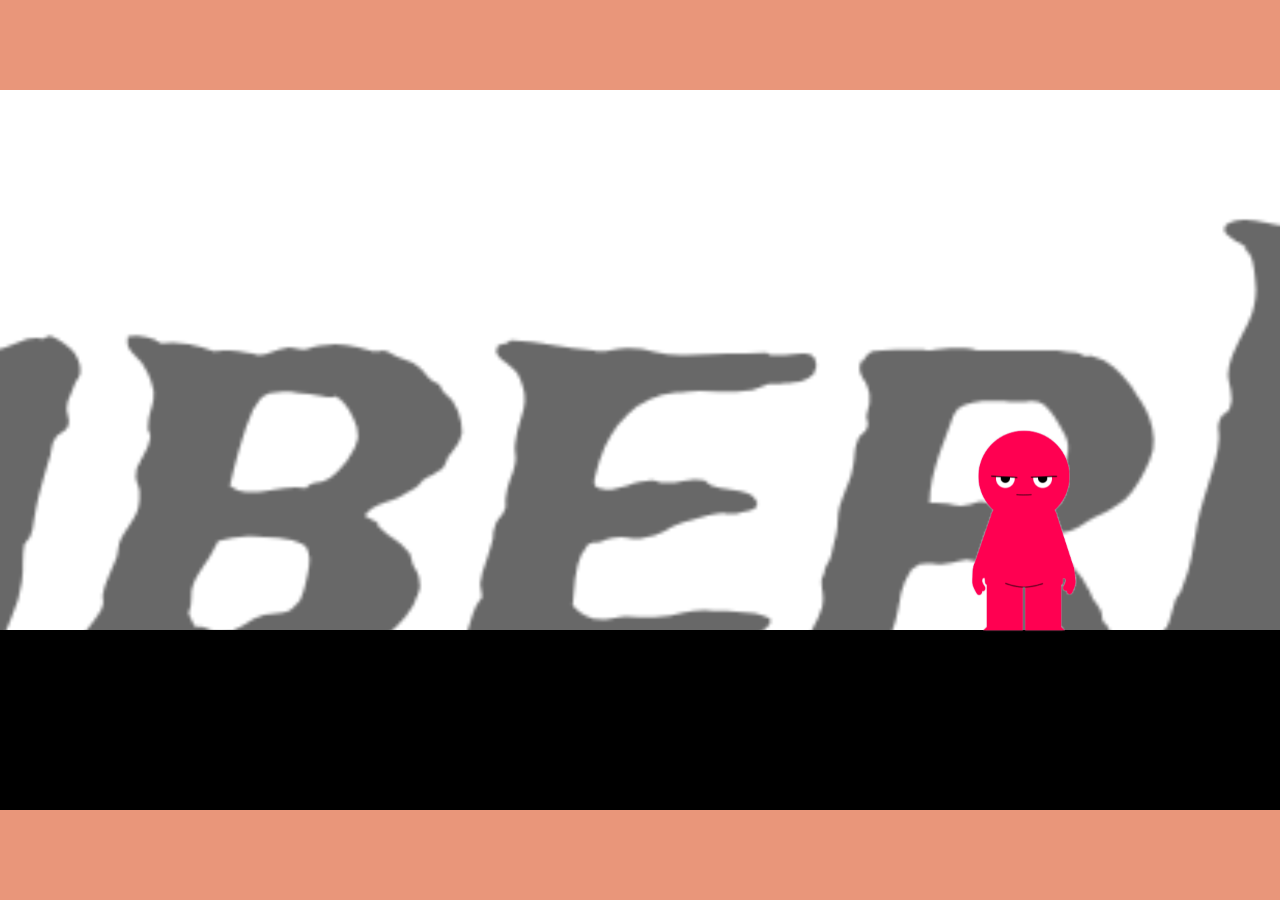
<file: conception/TP2_MaillotC/index.html>
<!DOCTYPE html>
<html lang="en">

<head>
    <meta charset="UTF-8">
    <meta name="viewport" content="width=device-width, initial-scale=1.0">
    <meta http-equiv="X-UA-Compatible" content="ie=edge">
    <link rel="stylesheet" href="style/main.css">
    <script src="js/webfontloader.js"></script>
    <script src="js/phaser.min.js"></script>
    <!-- Inclure les différentes scènes avant le fichier main.js-->
    <script src="assets/scenes/Menu.js"></script>
    <script src="assets/scenes/Game.js"></script>
    <script src="js/main.js"></script>
    <title>BomberJump</title>
</head>

<body>

</body>

</html>
</file>
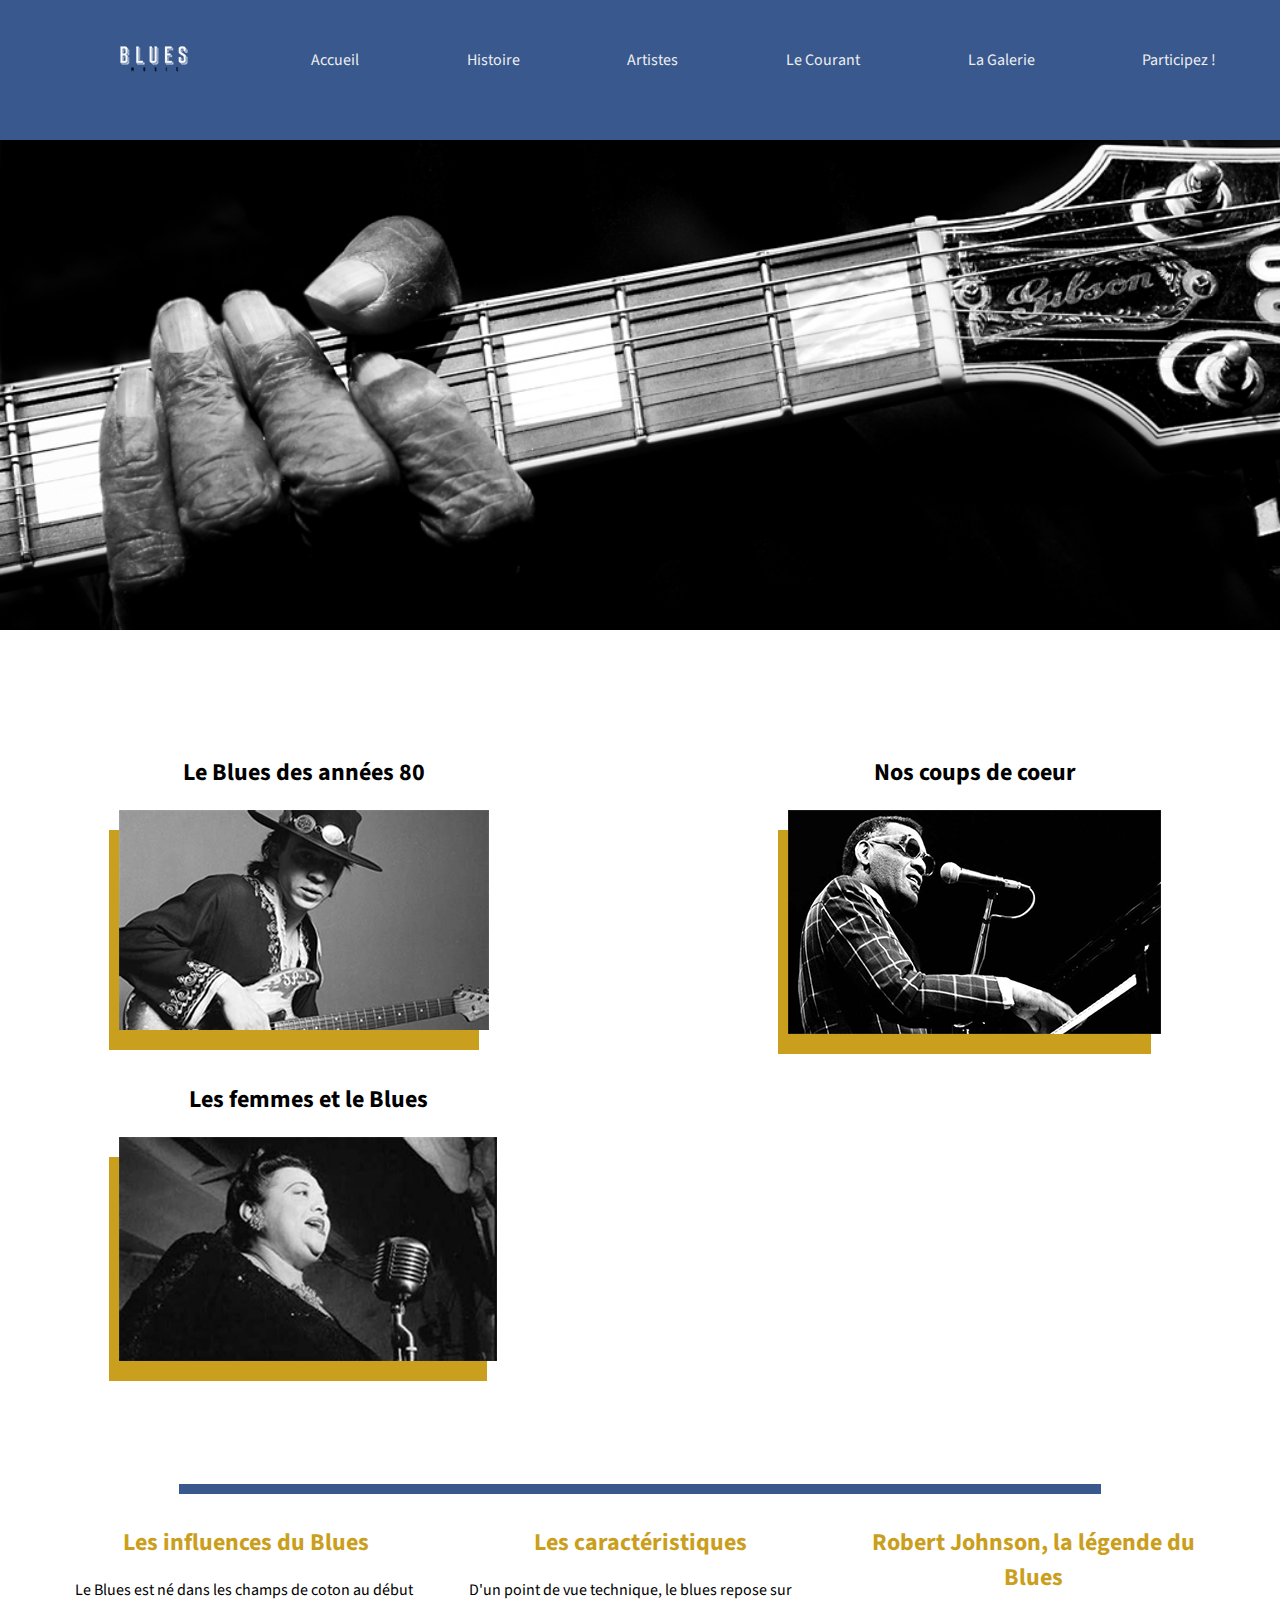
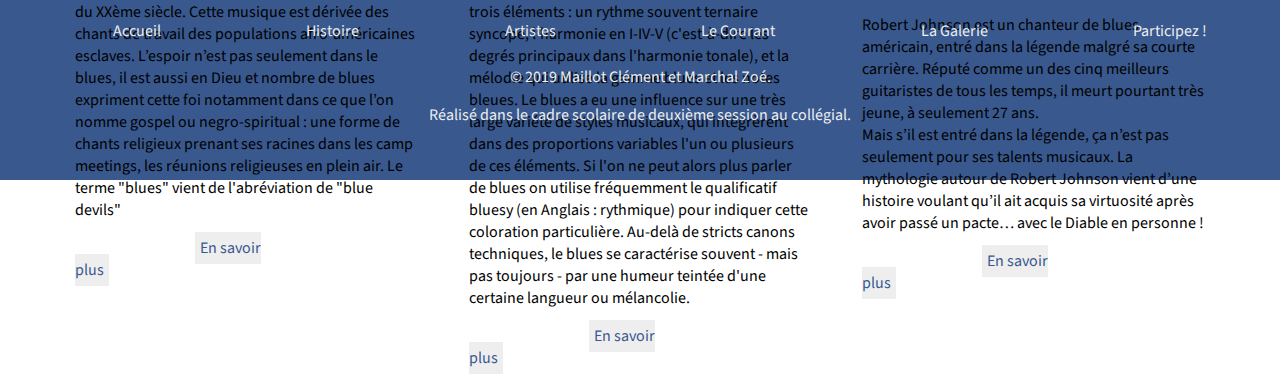
<file: website/EFC_maillotc_marchalz/index.html>
<!DOCTYPE html>
<html lang="fr">

<head>
    <meta charset="UTF-8">
    <meta name="viewport" content="width=device-width, initial-scale=1.0">
    <meta http-equiv="X-UA-Compatible" content="ie=edge">
    <link href="https://fonts.googleapis.com/css?family=Source+Sans+Pro&display=swap" rel="stylesheet">
    <link rel="icon" type="image/png" sizes="16x16" href="guitare-color.png">
    <link rel="stylesheet" href="css/style.min.css">
    <title>Blues Music</title>
</head>

<body>
    <header>
        <nav>
            <label class="btn-burger" for="burger">&#9776;</label>
            <input type="checkbox" id="burger">
            <ul class="navigation">
                <li>
                    <a href="index.html" class="btn">
                        <img src="img/blueslogo.png" alt="Logo">
                    </a>
                </li>
                <li><a href="index.html" class="btn-menu">Accueil</a></li>
                <li><a href="histoire.html" class="btn-menu">Histoire</a></li>
                <li><a href="artistes.html" class="btn-menu">Artistes</a></li>
                <li><a href="courant.html" class="btn-menu">Le Courant</a></li>
                <li><a href="galerie.html" class="btn-menu">La Galerie</a></li>
                <li><a href="formulaire.html" class="btn-menu">Participez !</a></li>
            </ul>
        </nav>
        <!-- <h1 class="background">Vivez le Blues</h1> -->
    </header>
    <main class="accueil">
        <section class="galerieAccueil">
            <article class="galerieArticle">
                <h2>Le Blues des années 80</h2>
                <div class="text_image">
                    <img src="img/Calque4.png" alt="années 80" class="media-fluid">
                    <p id="coupscoeur">Pendant les années 1980 et jusqu'à nos jours le blues a continué d'évoluer aux
                        États-Unis à travers le travail aussi bien d'anciens comme Albert Collins,
                        Bonnie Raitt, que de "nouveaux" comme Robert Cray, Keb 'Mo' et, last but not least, Stevie Ray
                        Vaughan et Jimmie Vaughan, etc.</p>
                </div>
            </article>

            <article class="galerieArticle">
                <h2>Nos coups de coeur</h2>
                <div class="text_image">
                    <img src="img/georgia.png" alt="Ray Charles" class="media-fluid">
                    <p id="coupscoeur">Figure majeure de la musique afro-américaine, Ray Charles aborda de nombreux
                        genres musicaux durant sa carrière de plus de cinquante ans : le jazz, le gospel, le blues, la
                        country ou encore le rhythm and blues. Il est en outre fréquemment considéré comme l'un des
                        pionniers de la soul.</p>
                </div>
            </article>

            <article class="galerieArticle">
                <h2>Les femmes et le Blues</h2>
                <div class="text_image"><img src="img/photo3.png" alt="Femmes et le Blues" class="media-fluid">
                    <p id="coupscoeur">Dans les années vingt, aux États-Unis « la vie et la musique de ces bluesmen
                        noirs étaient influencées et dominées par la discrimination raciale». Et cela était aussi vrai
                        pour les femmes musiciennes et chanteuses.</p>
                </div>

            </article>

        </section>

        <div class="barre"></div>

        <section class="infosAccueil">
            <article class="articleAccueil">
                <h2 class="titres">Les influences du Blues</h2>
                <p> Le Blues est né dans les champs de coton au début du XXème siècle. Cette musique est dérivée des
                    chants de travail des populations afro-américaines esclaves. L’espoir n’est pas seulement dans le
                    blues, il est aussi en Dieu et nombre de blues expriment cette foi notamment dans ce que l’on nomme
                    gospel ou negro-spiritual : une forme de chants religieux prenant ses racines dans les camp
                    meetings, les réunions religieuses en plein air. Le terme "blues" vient de l'abréviation de "blue
                    devils"
                </p>
                <a href="courant.html" class="bouton">En savoir plus</a>
            </article>

            <article class="articleAccueil">
                <h2 class="titres">Les caractéristiques</h2>
                <p>D'un point de vue technique, le blues repose sur trois éléments : un rythme souvent ternaire syncopé,
                    l'harmonie en I-IV-V (c'est-à-dire les degrés principaux dans l'harmonie tonale), et la mélodie qui
                    utilise la gamme blues et les notes bleues. Le blues a eu une influence sur une très large variété
                    de styles musicaux, qui intégrèrent dans des proportions variables l'un ou plusieurs de ces
                    éléments. Si l'on ne peut alors plus parler de blues on utilise fréquemment le qualificatif bluesy
                    (en Anglais : rythmique) pour indiquer cette coloration particulière. Au-delà de stricts canons
                    techniques, le blues se caractérise souvent - mais pas toujours - par une humeur teintée d'une
                    certaine langueur ou mélancolie.
                </p>
                <a href="histoire.html" class="bouton">En savoir plus</a>
            </article>

            <article class="articleAccueil">
                <h2 class="titres">Robert Johnson, la légende du Blues</h2>
                <p>Robert Johnson est un chanteur de blues américain, entré dans la légende malgré sa courte carrière.
                    Réputé comme un des cinq meilleurs guitaristes de tous les temps, il meurt pourtant très jeune, à
                    seulement 27 ans.<br> Mais s’il est entré dans la légende, ça n’est pas seulement pour ses talents
                    musicaux.

                    La mythologie autour de Robert Johnson vient d’une histoire voulant qu’il ait acquis sa virtuosité
                    après avoir passé un pacte… avec le Diable en personne !
                </p>
                <a href="artistes.html" class="bouton">En savoir plus</a>
            </article>

        </section>
    </main>
    <footer>
        <ul class="navigation">
            <li><a href="index.html" class="btn">Accueil</a></li>
            <li><a href="histoire.html" class="btn">Histoire</a></li>
            <li><a href="artistes.html" class="btn">Artistes</a></li>
            <li><a href="courant.html" class="btn">Le Courant</a></li>
            <li><a href="galerie.html" class="btn">La Galerie</a></li>
            <li><a href="formulaire.html" class="btn">Participez !</a></li>

        </ul>
        <p>
            &copy; 2019 Maillot Clément et Marchal Zoé.
        </p>
        <p>
            Réalisé dans le cadre scolaire de deuxième session au
            collégial.
        </p>
    </footer>

</body>

</html>
</file>
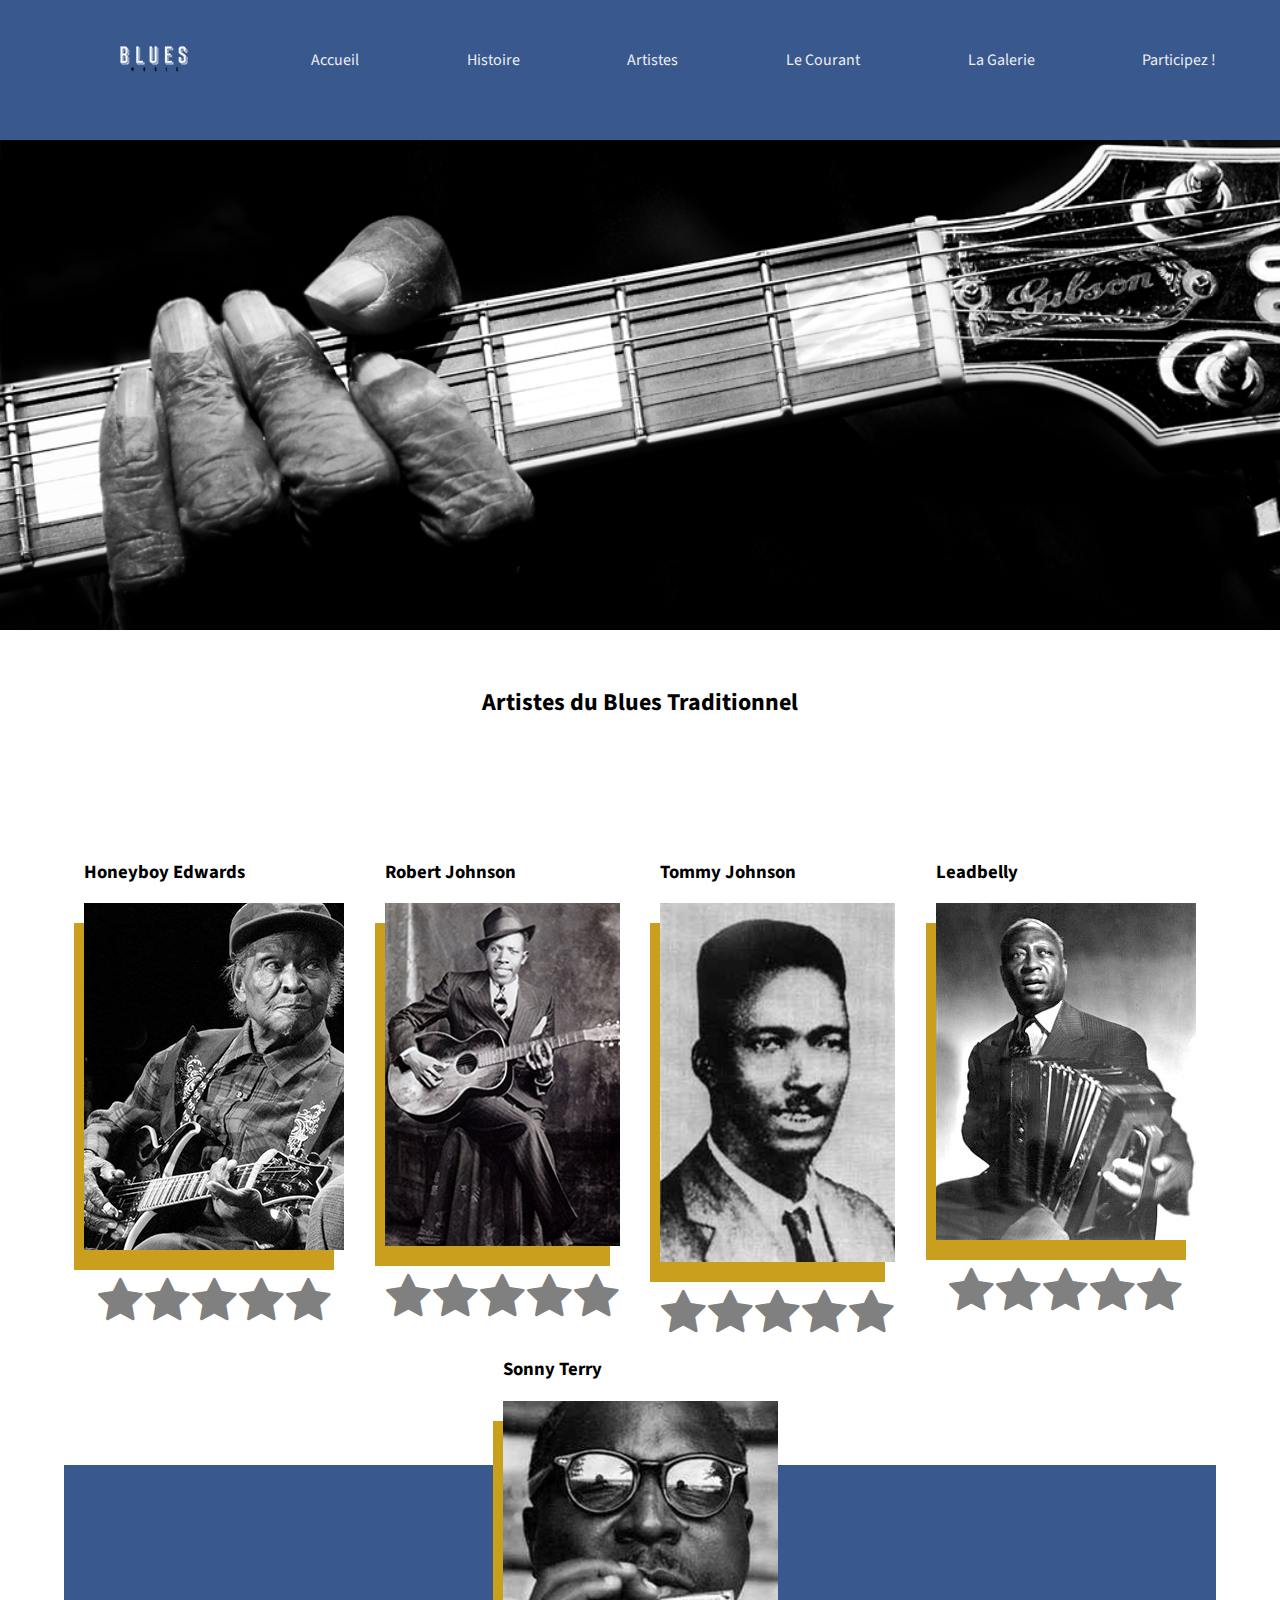
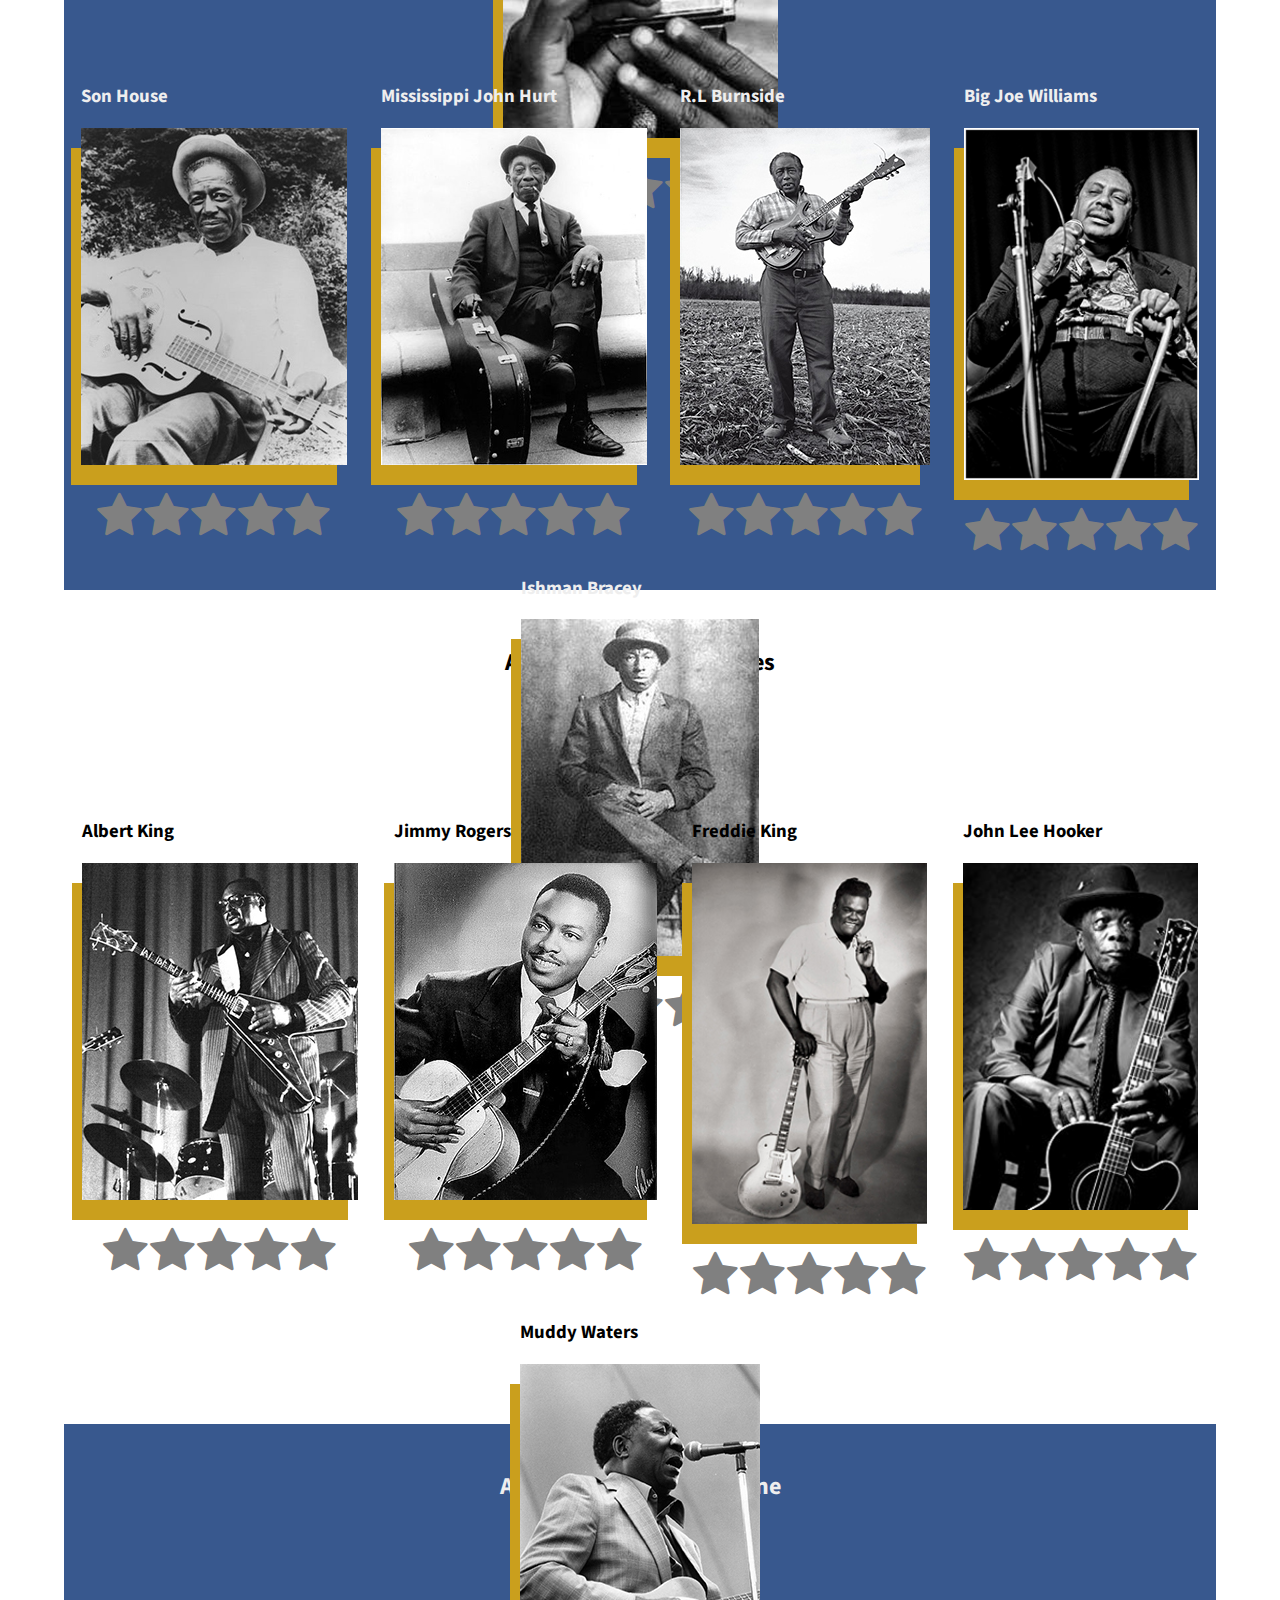
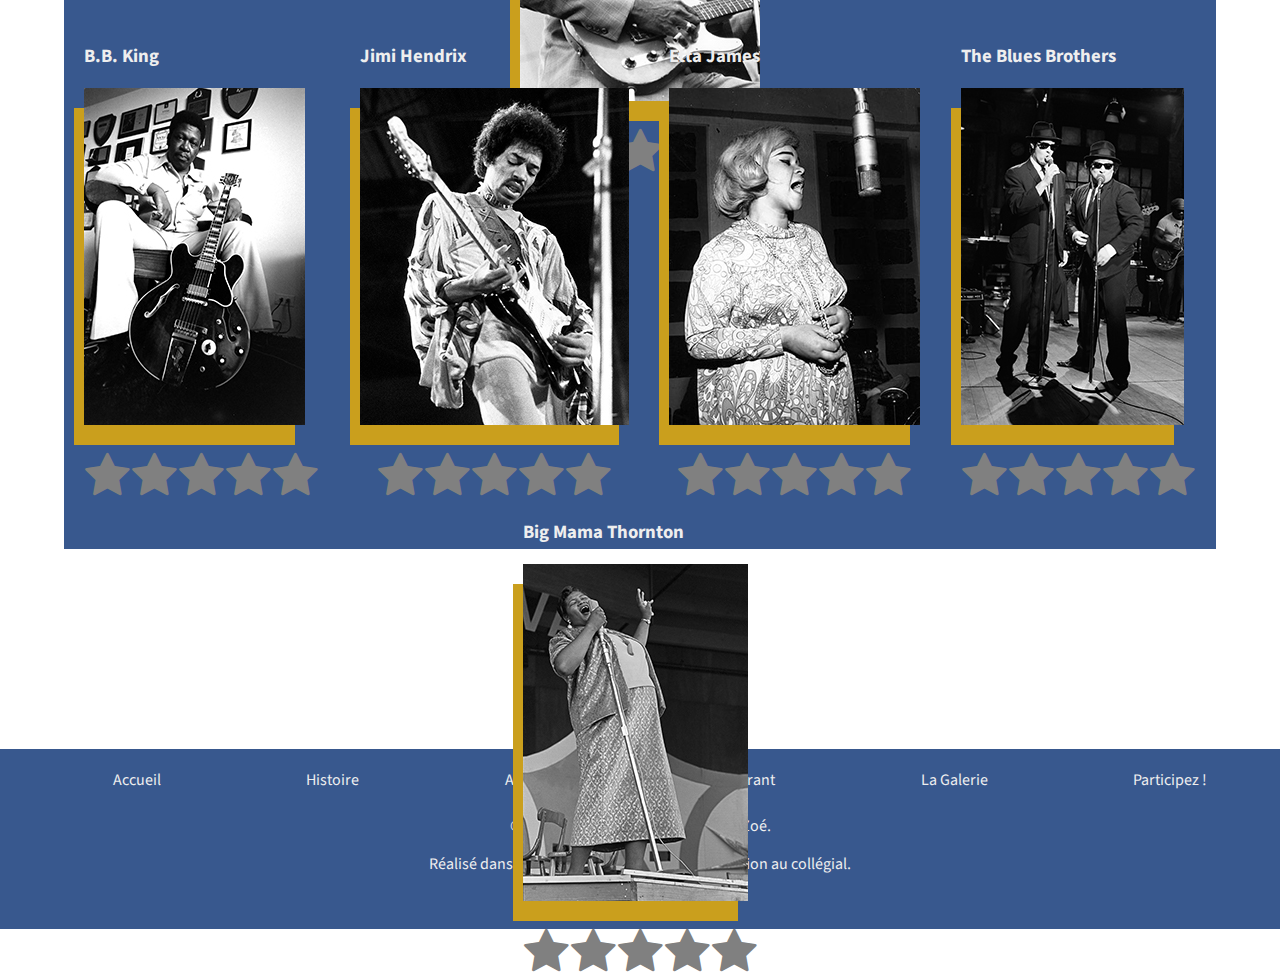
<file: website/EFC_maillotc_marchalz/artistes.html>
<!DOCTYPE html>
<html lang="fr">

<head>
    <meta charset="UTF-8">
    <meta name="viewport" content="width=device-width, initial-scale=1.0">
    <meta http-equiv="X-UA-Compatible" content="ie=edge">
    <link href="https://fonts.googleapis.com/css?family=Source+Sans+Pro&display=swap" rel="stylesheet">
    <link rel='stylesheet' href='https://cdnjs.cloudflare.com/ajax/libs/font-awesome/4.7.0/css/font-awesome.min.css'>
    <link rel="stylesheet" href="css/style.min.css">
    <link rel="icon" type="image/png" sizes="16x16" href="guitare-color.png">
    <script src="js/main.js" defer></script>
    <title>Blues Music - Artistes</title>
</head>

<body>
    <header>
        <nav>
            <label class="btn-burger" for="burger">&#9776;</label>
            <input type="checkbox" id="burger">
            <ul class="navigation">
                <li>
                    <a href="index.html" class="btn">
                        <img src="img/blueslogo.png" alt="Logo">
                    </a>
                </li>
                <li><a href="index.html" class="btn-menu">Accueil</a></li>
                <li><a href="histoire.html" class="btn-menu">Histoire</a></li>
                <li><a href="artistes.html" class="btn-menu">Artistes</a></li>
                <li><a href="courant.html" class="btn-menu">Le Courant</a></li>
                <li><a href="galerie.html" class="btn-menu">La Galerie</a></li>
                <li><a href="formulaire.html" class="btn-menu">Participez !</a></li>
            </ul>
        </nav>
    </header>

    <main>
        <section id="part1">
            <h2>Artistes du Blues Traditionnel</h2>
            <div class="categories">
                <article class="chanteur">
                    <h3 id="js-h3-titre">Honeyboy Edwards</h3>
                    <div class="text_image">
                        <img src="img/Artistes/honeyboy.jpg" alt="Honeyboy Edwards" class="media-fluid">
                        <p id="bio">Né dans le Mississippi, il émigrera dans les années 1940 à Chicago. C'est un
                            proche compagnon de Robert Johnson. Ses premiers
                            enregistrements
                            sont dus à John et Alan Lomax en 1941, dans la plantation où il travaille. Il
                            acquerra une certaine notoriété seulement dans les années 1970 où il enregistrera
                            abondamment.
                        </p>
                    </div>
                    <div class="rating">
                        <div class="stars" id="HE">
                            <i class="fa fa-star" data="0"></i>
                            <i class="fa fa-star" data="1"></i>
                            <i class="fa fa-star" data="2"></i>
                            <i class="fa fa-star" data="3"></i>
                            <i class="fa fa-star" data="4"></i>
                        </div>
                    </div>
                </article>

                <article class="chanteur">
                    <h3 id="js-h3-titre">Robert Johnson</h3>
                    <div class="text_image">
                        <img src="img/Artistes/robert_johnson.jpg" alt="Robert Johnson" class="media-fluid">
                        <p id="bio">Robert Leroy Johnson, est un guitariste et chanteur de blues américain. Bien qu'il
                            ait
                            commencé à enregistrer des disques deux ans seulement avant sa mort, Robert Johnson est
                            devenu
                            une légende et une grande source d'inspiration pour des artistes comme Jimi Hendrix,
                            Bob Dylan, Keith Richards ou encore Eric Clapton. En 2003, le magazine Rolling
                            Stone l'a classé cinquième meilleur guitariste de tous les temps.</p>
                    </div>
                    <div class="rating">
                        <div class="stars" id="RJ">
                            <i class="fa fa-star" data="0"></i>
                            <i class="fa fa-star" data="1"></i>
                            <i class="fa fa-star" data="2"></i>
                            <i class="fa fa-star" data="3"></i>
                            <i class="fa fa-star" data="4"></i>
                        </div>
                    </div>
                </article>
                <article class="chanteur">
                    <h3 id="js-h3-titre">Tommy Johnson</h3>
                    <div class="text_image">
                        <img src="img/Artistes/tommy_johnson.jpg" alt="T. Johnson" class="media-fluid">
                        <p id="bio">Bien qu'il ait très peu enregistré, Tommy Johnson a eu une énorme influence sur le
                            blues. De
                            nombreux musiciens, comme Howlin' Wolf, se sont inspirés de son jeu de guitare et de son
                            chant ; dans les années 1960, le groupe Canned Heat lui rend hommage, d'abord en prenant le
                            titre d'une de ses chansons pour nom de groupe mais aussi en s'inspirant de Big Road Blues
                            pour écrire On the Road Again.
                        </p>
                    </div>
                    <div class="rating">
                        <div class="stars" id="TJ">
                            <i class="fa fa-star" data="0"></i>
                            <i class="fa fa-star" data="1"></i>
                            <i class="fa fa-star" data="2"></i>
                            <i class="fa fa-star" data="3"></i>
                            <i class="fa fa-star" data="4"></i>
                        </div>
                    </div>
                </article>

                <article class="chanteur">
                    <h3 id="js-h3-titre">Leadbelly</h3>
                    <div class="text_image">
                        <img src="img/Artistes/Leadbelly.jpg" alt="Leadbelly" class="media-fluid">
                        <p id="bio">Leadbelly était un maître de la guitare à douze cordes et avait une voix aiguë et
                            puissante. Son morceau le plus connu, Goodnight Irene, a été au hit-parade en 1950.

                            La nouvelle "Douze Cordes"
                            évoquant la figure et le style de Leadbelly a reçu le Prix de la nouvelle solidaire "Jazz
                            en
                            Velay" en Septembre 2015.</p>
                    </div>
                    <div class="rating">
                        <div class="stars" id="L">
                            <i class="fa fa-star" data="0"></i>
                            <i class="fa fa-star" data="1"></i>
                            <i class="fa fa-star" data="2"></i>
                            <i class="fa fa-star" data="3"></i>
                            <i class="fa fa-star" data="4"></i>
                        </div>
                    </div>
                </article>
                <article class="chanteur">
                    <h3 id="js-h3-titre">Sonny Terry</h3>
                    <div class="text_image">
                        <img src="img/Artistes/sonnyTerry.jpg" alt="Sonny Terry" class="media-fluid">
                        <p id="bio">Saunders Terrell, plus connu sous le nom de Sonny Terry, est un chanteur et
                            harmoniciste
                            américain de blues. Son père, un fermier lui apprend très tôt à jouer de l'harmonica. Mais
                            blessé aux yeux, il perd la vue à l'âge de 16 ans, ce qui peut-être lui évitera de
                            continuer
                            sa
                            vie comme fermier. Il doit continuer de gagner sa vie avec sa musique.</p>
                    </div>
                    <div class="rating">
                        <div class="stars" id="ST">
                            <i class="fa fa-star" data="0"></i>
                            <i class="fa fa-star" data="1"></i>
                            <i class="fa fa-star" data="2"></i>
                            <i class="fa fa-star" data="3"></i>
                            <i class="fa fa-star" data="4"></i>
                        </div>
                    </div>
                </article>
            </div>


        </section>

        <section id="part2">
            <h2>Artistes du Delta Blues</h2>
            </div>
            <div class="categories">
                <article class="chanteur">
                    <h3 id="js-h3-titre">Son House</h3>
                    <div class="text_image">
                        <img src="img/Artistes/sonHouse.jpg" alt="Son house" class="media-fluid">
                        <p id="bio">Edward James House, Jr., plus connu sous le nom de Son House, est un chanteur
                            et guitariste de blues. Il est l'un des pionniers du blues du Delta du Mississippi,
                            remarqué
                            pour son chant et son jeu de guitare très expressifs.

                            En plus d'avoir influencé Robert Johnson et Muddy Waters, il a été une inspiration pour
                            John
                            Hammond, Alan Wilson (de Canned Heat), Bonnie Raitt, the White Stripes, et John Mooney.

                        </p>
                    </div>
                    <div class="rating">
                        <div class="stars" id="SH">
                            <i class="fa fa-star" data="0"></i>
                            <i class="fa fa-star" data="1"></i>
                            <i class="fa fa-star" data="2"></i>
                            <i class="fa fa-star" data="3"></i>
                            <i class="fa fa-star" data="4"></i>
                        </div>
                    </div>
                </article>
                <article class="chanteur">
                    <h3 id="js-h3-titre">Mississippi John Hurt</h3>
                    <div class="text_image">
                        <img src="img/Artistes/mississippiJohn.jpg" alt="Mississippi John Hurt" class="media-fluid">
                        <p id="bio">Mississippi John Hurt, né John Smith Hurt le 8 mars 1892 à Teoc, Mississippi et
                            mort
                            le 2 novembre 1966 à Avalon, Mississippi, est un chanteur et guitariste de blues et de folk
                            américain. Sa musique est un mélange subtil de blues, de country, du bluegrass, de folk et
                            de rock 'n' roll. Son style se caractérise par son jeu de guitare raffiné et sa voix douce.
                        </p>
                    </div>
                    <div class="rating">
                        <div class="stars" id="MJH">
                            <i class="fa fa-star" data="0"></i>
                            <i class="fa fa-star" data="1"></i>
                            <i class="fa fa-star" data="2"></i>
                            <i class="fa fa-star" data="3"></i>
                            <i class="fa fa-star" data="4"></i>
                        </div>
                    </div>
                </article>
                <article class="chanteur">
                    <h3 id="js-h3-titre">R.L Burnside</h3>
                    <div class="text_image">
                        <img src="img/Artistes/rlBurnside.jpg" alt="R.L Burnside" class="media-fluid">
                        <p id="bio">La voix de Burnside est puissante et caractéristique, il joue aussi bien de la
                            guitare électrique ou acoustique. son style ronronnant est
                            caractéristique du country blues des collines du Nord du Mississippi, différent du blues du
                            Delta.
                            Dans ses premiers enregistrements, comme ceux de John Lee Hooker, son style vocal et
                            instrumental rappelle la musique d'Afrique de l'ouest comme le Mali.
                        </p>
                    </div>
                    <div class="rating">
                        <div class="stars" id="RLB">
                            <i class="fa fa-star" data="0"></i>
                            <i class="fa fa-star" data="1"></i>
                            <i class="fa fa-star" data="2"></i>
                            <i class="fa fa-star" data="3"></i>
                            <i class="fa fa-star" data="4"></i>
                        </div>
                    </div>
                </article>
                <article class="chanteur">
                    <h3 id="js-h3-titre">Big Joe Williams</h3>
                    <div class="text_image">
                        <img src="img/Artistes/BigJoe.jpg" alt="Big Joe Williams" class="media-fluid">
                        <p id="bio">Joseph Lee Williams dit Poor Joe ou Big Joe Williams, est un chanteur et guitariste
                            de
                            blues américain. Il reste célèbre pour son jeu de guitare très particulier sur son
                            instrument à neuf cordes. Il est l'auteur de la chanson Baby, Please Don't Go, devenue un
                            classique du blues et reprise notamment par le groupe Them et AC/DC.

                            Il fait son entrée en 1992 dans le Blues Hall of Fame.</p>
                    </div>
                    <div class="rating">
                        <div class="stars" id="BJW">
                            <i class="fa fa-star" data="0"></i>
                            <i class="fa fa-star" data="1"></i>
                            <i class="fa fa-star" data="2"></i>
                            <i class="fa fa-star" data="3"></i>
                            <i class="fa fa-star" data="4"></i>
                        </div>
                    </div>
                </article>
                <article class="chanteur">
                    <h3 id="js-h3-titre">Ishman Bracey</h3>
                    <div class="text_image">
                        <img src="img/Artistes/Bracey.jpg" alt="Ishman Bracey" class="media-fluid">
                        <p id="bio">Ishman Bracey (9 janvier 1901 - 12 février 1970), est un chanteur et guitariste de
                            blues
                            du Mississippi, considéré un des premiers et des plus importants interprètes de Delta
                            blues.

                            Avec Tommy Johnson, il était le centre d'un petit groupe de musiciens à Jackson dans les
                            années
                            1920.</p>
                    </div>
                    <div class="rating">
                        <div class="stars" id="IB">
                            <i class="fa fa-star" data="0"></i>
                            <i class="fa fa-star" data="1"></i>
                            <i class="fa fa-star" data="2"></i>
                            <i class="fa fa-star" data="3"></i>
                            <i class="fa fa-star" data="4"></i>
                        </div>
                    </div>
                </article>
            </div>
        </section>

        <section id="part3">
            <h2>Artistes du Chicago Blues</h2>
            <div class="categories">
                <article class="chanteur">
                    <h3 id="js-h3-titre">Albert King</h3>
                    <div class="text_image">
                        <img src="img/Artistes/albertKing.jpg" alt="Albert King" class="media-fluid">
                        <p id="bio">Albert Nelson, dit Albert King, est un guitariste,compositeur et chanteur de blues
                            américain né le 25 avril 1923 et mort à Memphis, Tennessee le 21 décembre 1992.

                            Il est, avec B.B. King et Freddie King, un des trois king de la guitare blues et il est
                            également surnommé The Velvet Bulldozer. </p>
                    </div>
                    <div class="rating">
                        <div class="stars" id="AK">
                            <i class="fa fa-star" data="0"></i>
                            <i class="fa fa-star" data="1"></i>
                            <i class="fa fa-star" data="2"></i>
                            <i class="fa fa-star" data="3"></i>
                            <i class="fa fa-star" data="4"></i>
                        </div>
                    </div>
                </article>
                <article class="chanteur">
                    <h3 id="js-h3-titre">Jimmy Rogers</h3>
                    <div class="text_image">
                        <img src="img/Artistes/jimmyRogers.jpg" alt="Jimmy Rogers" class="media-fluid">
                        <p id="bio">James A. Lane dit « Jimmy Rogers », né à Ruleville, Mississippi, le 3 juin 1924 et
                            mort
                            à Chicago, Illinois, le 19 décembre 1997, est un chanteur, guitariste et harmoniciste de
                            blues
                            américain. Il fit partie du band de Muddy Waters dans les années 19501. En 1995, il est
                            introduit au Blues Hall of Fame2.</p>
                    </div>
                    <div class="rating">
                        <div class="stars" id="JR">
                            <i class="fa fa-star" data="0"></i>
                            <i class="fa fa-star" data="1"></i>
                            <i class="fa fa-star" data="2"></i>
                            <i class="fa fa-star" data="3"></i>
                            <i class="fa fa-star" data="4"></i>
                        </div>
                    </div>
                </article>
                <article class="chanteur">
                    <h3 id="js-h3-titre">Freddie King</h3>
                    <div class="text_image">
                        <img src="img/Artistes/freddieKing.jpg" alt="Freddie King" class="media-fluid">
                        <p id="bio">Guitariste et chanteur, Freddie King fut une des influences majeures du blues
                            britannique, il est, avec B.B. King et Albert King, un des trois kings de la guitare blues.
                        </p>
                    </div>
                    <div class="rating">
                        <div class="stars" id="FK">
                            <i class="fa fa-star" data="0"></i>
                            <i class="fa fa-star" data="1"></i>
                            <i class="fa fa-star" data="2"></i>
                            <i class="fa fa-star" data="3"></i>
                            <i class="fa fa-star" data="4"></i>
                        </div>
                    </div>
                </article>
                <article class="chanteur">
                    <h3 id="js-h3-titre">John Lee Hooker</h3>
                    <div class="text_image">
                        <img src="img/Artistes/johnLee.jpg" alt="John Lee Hooker" class="media-fluid">
                        <p id="bio">John Lee Hooker, est un guitariste et chanteur de blues
                            américain. Son style, unique et authentique à la fois, en a fait l'un des artistes les plus
                            importants de cette musique, et son influence sur le blues rock et le rock durant tout le
                            xxe
                            siècle est considérable.
                            John Lee Hooker entre au Rock and Roll Hall of Fame en 19911.</p>
                    </div>
                    <div class="rating">
                        <div class="stars" id="JLH">
                            <i class="fa fa-star" data="0"></i>
                            <i class="fa fa-star" data="1"></i>
                            <i class="fa fa-star" data="2"></i>
                            <i class="fa fa-star" data="3"></i>
                            <i class="fa fa-star" data="4"></i>
                        </div>
                    </div>
                </article>
                <article class="chanteur">
                    <h3 id="js-h3-titre">Muddy Waters</h3>
                    <div class="text_image">
                        <img src="img/Artistes/muddyWaters.jpg" alt="Muddy Waters" class="media-fluid">
                        <p id="bio">Son influence est énorme sur de nombreux genres musicaux : blues, rhythm and blues,
                            rock,
                            folk, jazz et country5. Adopté, comme beaucoup d'autres vieux bluesmen noirs, par les
                            jeunes
                            musiciens anglais et américains qui sont nombreux à se réclamer de son influence, il est
                            souvent
                            sur scène à leurs côtés. </p>
                    </div>
                    <div class="rating">
                        <div class="stars" id="MW">
                            <i class="fa fa-star" data="0"></i>
                            <i class="fa fa-star" data="1"></i>
                            <i class="fa fa-star" data="2"></i>
                            <i class="fa fa-star" data="3"></i>
                            <i class="fa fa-star" data="4"></i>
                        </div>
                    </div>
                </article>
            </div>
        </section>

        <section id="part4">
            <h2>Artistes du Blues moderne</h2>
            <div class="categories">

                <article class="chanteur">
                    <h3 id="js-h3-titre">B.B. King</h3>
                    <div class="text_image">
                        <img src="img/Artistes/bbKing.jpg" alt="B.B King">
                        <p id="bio">B. B. King (pour Blues Boy), de son vrai nom Riley B. King, est un
                            guitariste, compositeur et chanteur de blues américain. Il est considéré comme l'un des
                            meilleurs musiciens de blues, et a eu une influence considérable sur de nombreux
                            guitaristes.
                            Il est, avec Albert King et Freddie King, un des trois « kings » de la guitare blues.</p>
                    </div>
                    <div class="rating">
                        <div class="stars" id="BBK">
                            <i class="fa fa-star" data="0"></i>
                            <i class="fa fa-star" data="1"></i>
                            <i class="fa fa-star" data="2"></i>
                            <i class="fa fa-star" data="3"></i>
                            <i class="fa fa-star" data="4"></i>
                        </div>
                    </div>
                </article>

                <article class="chanteur">
                    <h3 id="js-h3-titre">Jimi Hendrix </h3>
                    <div class="text_image">
                        <img src="img/Artistes/jimiH.jpg" alt="Jimi Hendrix">
                        <p id="bio">Afro-américain d'ascendance amérindienne, Jimi Hendrix est l’un des artistes les
                            plus novateurs de la musique populaire de son siècle, notamment en raison de son approche
                            révolutionnaire de son instrument et de ses techniques d’enregistrement originales en
                            studio.
                        </p>
                    </div>
                    <div class="rating">
                        <div class="stars" id="JH">
                            <i class="fa fa-star" data="0"></i>
                            <i class="fa fa-star" data="1"></i>
                            <i class="fa fa-star" data="2"></i>
                            <i class="fa fa-star" data="3"></i>
                            <i class="fa fa-star" data="4"></i>
                        </div>
                    </div>
                </article>

                <article class="chanteur">
                    <h3 id="js-h3-titre">Etta James</h3>
                    <div class="text_image">
                        <img src="img/Artistes/etta.jpg" alt="Etta James">
                        <p id="bio">Jamesetta Hawkins, dite Etta James est une chanteuse américaine de jazz, soul et
                            rhythm and blues.
                            Etta James est aujourd'hui considérée comme une pionnière du Rock & Roll et de la musique
                            pop contemporaine. </p>
                    </div>
                    <div class="rating">
                        <div class="stars" id="EJ">
                            <i class="fa fa-star" data="0"></i>
                            <i class="fa fa-star" data="1"></i>
                            <i class="fa fa-star" data="2"></i>
                            <i class="fa fa-star" data="3"></i>
                            <i class="fa fa-star" data="4"></i>
                        </div>
                    </div>
                </article>

                <article class="chanteur">
                    <h3 id="js-h3-titre">The Blues Brothers</h3>
                    <div class="text_image">
                        <img src="img/Artistes/bluesBrothers.jpg" alt="The blues brothers ">
                        <p id="bio">The Blues Brothers est le nom d'un groupe de blues américain composé des comédiens
                            Dan Aykroyd et John Belushi et de quelques-uns des plus grands musiciens de blues. C'est
                            également le titre d'un film sorti en 1980, racontant l'histoire fictive de ce groupe.</p>
                    </div>
                    <div class="rating">
                        <div class="stars" id="TBB">
                            <i class="fa fa-star" data="0"></i>
                            <i class="fa fa-star" data="1"></i>
                            <i class="fa fa-star" data="2"></i>
                            <i class="fa fa-star" data="3"></i>
                            <i class="fa fa-star" data="4"></i>
                        </div>
                    </div>
                </article>

                <article class="chanteur">
                    <h3 id="js-h3-titre">Big Mama Thornton</h3>
                    <div class="text_image">
                        <img src="img/Artistes/BigMama.jpg" alt="Big Mama Thornton">
                        <p id="bio">Willie Mae Thornton, plus connue sous le nom de Big Mama Thornton, est née le 11
                            décembre 1926 à Montgomery (Alabama) et morte le 25 juillet 1984 à Los Angeles. Elle est
                            une
                            chanteuse de blues assez peu connue qui a notamment marqué les esprits avec sa chanson «
                            Hound Dog » (écrite par Leiber & Stoller), popularisée par Elvis Presley pour un public
                            métissé.</p>
                    </div>
                    <div class="rating">
                        <div class="stars" id="BMT">
                            <i class="fa fa-star" data="0"></i>
                            <i class="fa fa-star" data="1"></i>
                            <i class="fa fa-star" data="2"></i>
                            <i class="fa fa-star" data="3"></i>
                            <i class="fa fa-star" data="4"></i>
                        </div>
                    </div>
                </article>
            </div>
        </section>
    </main>
    <footer>
        <ul class="navigation">
            <li><a href="index.html" class="btn">Accueil</a></li>
            <li><a href="histoire.html" class="btn">Histoire</a></li>
            <li><a href="artistes.html" class="btn">Artistes</a></li>
            <li><a href="courant.html" class="btn">Le Courant</a></li>
            <li><a href="galerie.html" class="btn">La Galerie</a></li>
            <li><a href="formulaire.html" class="btn">Participez !</a></li>

        </ul>
        <p>
            &copy; 2019 Maillot Clément et Marchal Zoé.
        </p>
        <p>
            Réalisé dans le cadre scolaire de deuxième session au
            collégial.
        </p>
    </footer>
</body>

</html>
</file>
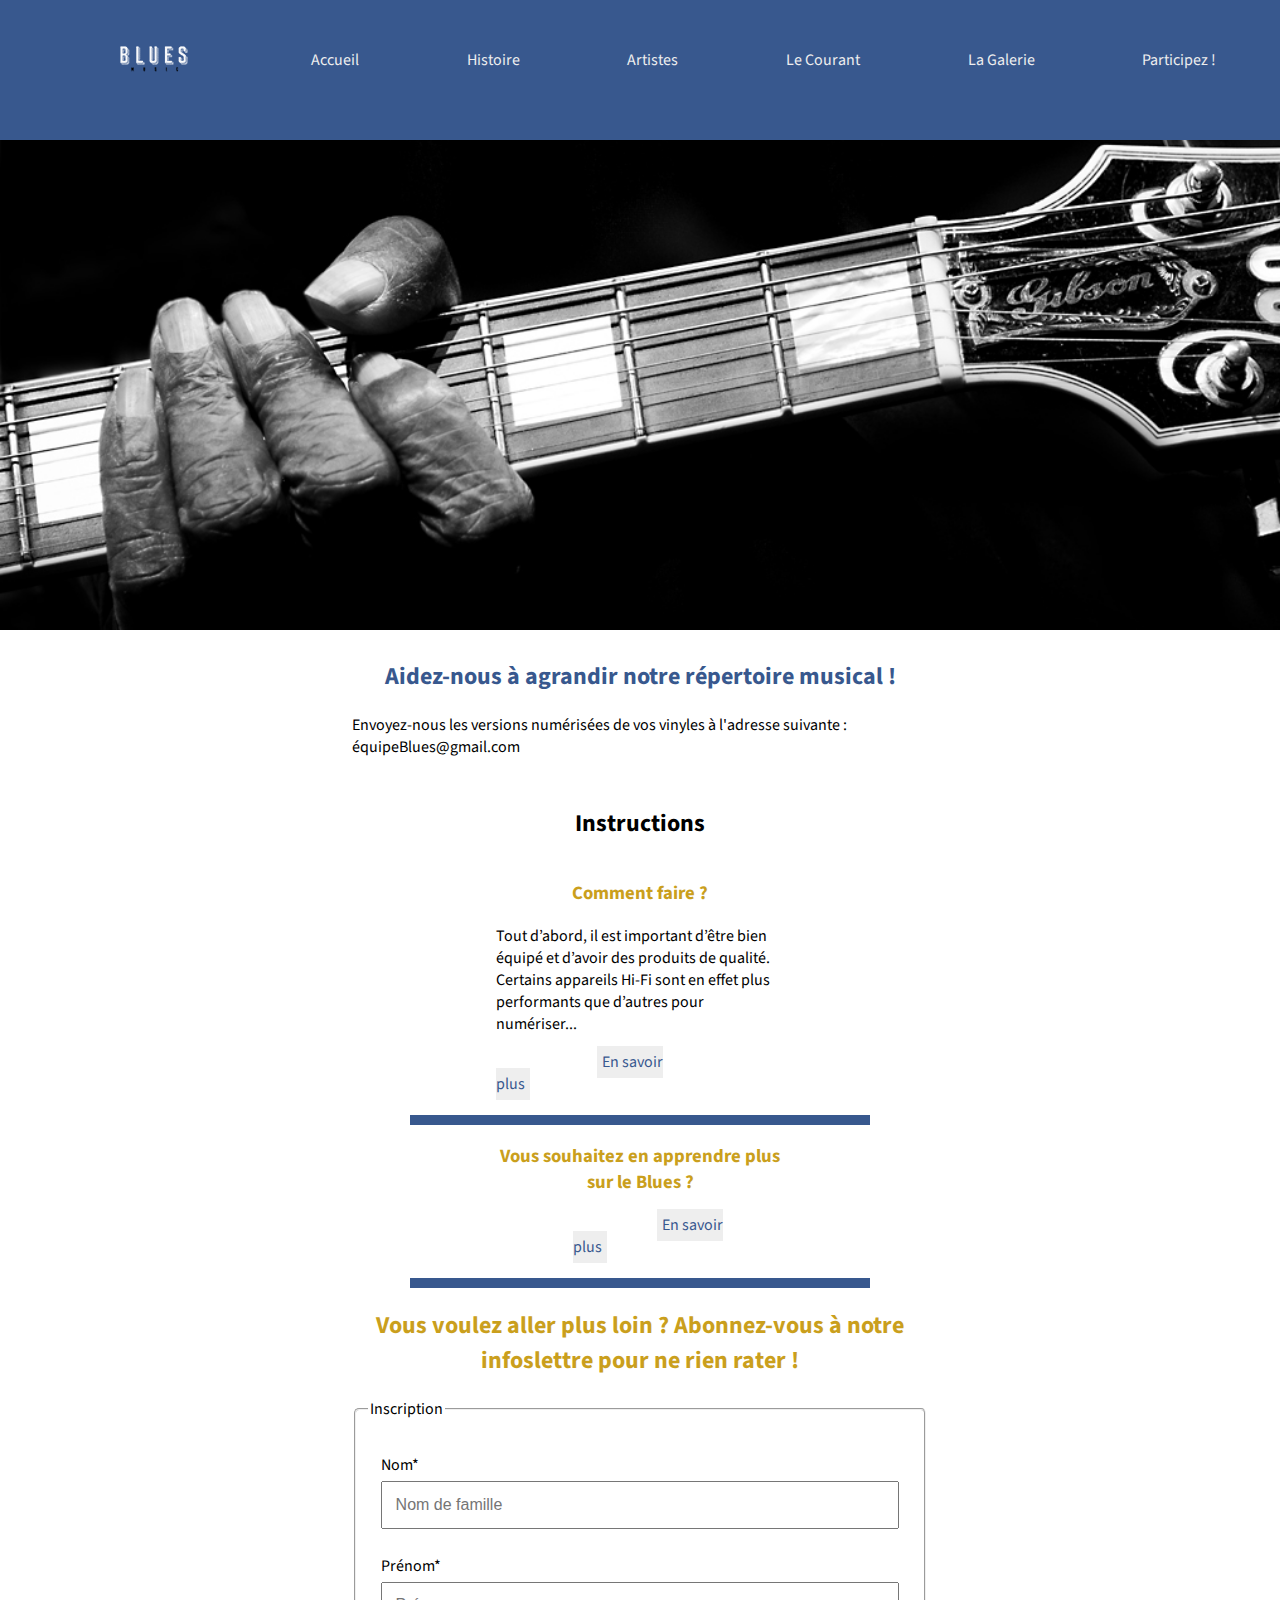
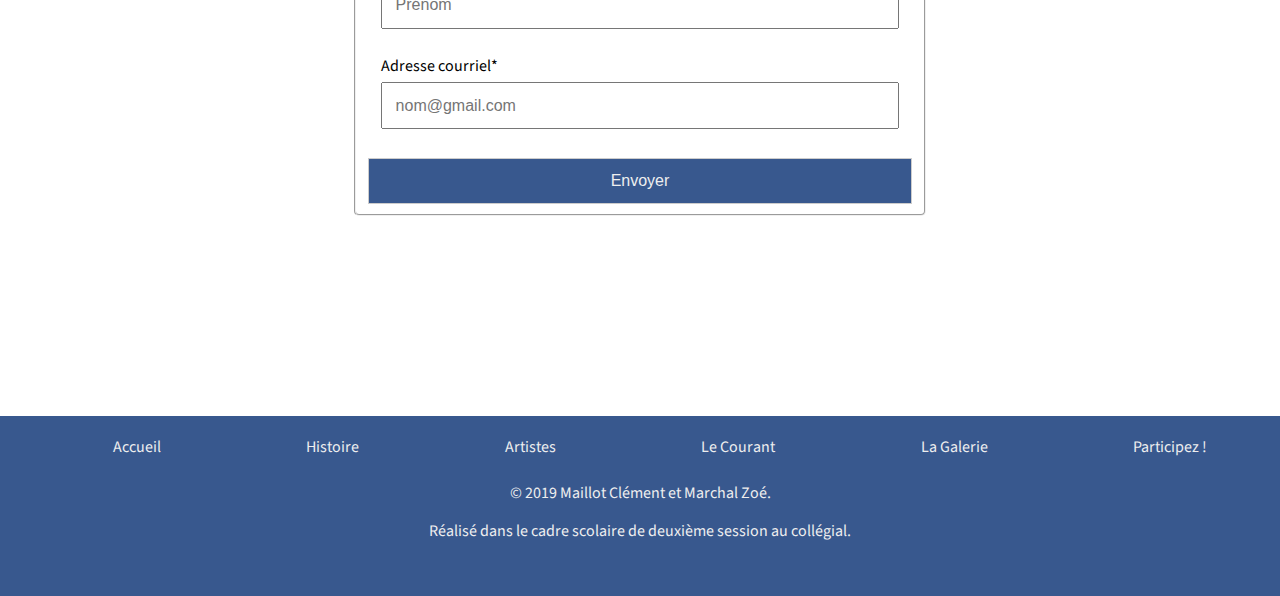
<file: website/EFC_maillotc_marchalz/formulaire.html>
<!DOCTYPE html>
<html lang="fr">

<head>
    <meta charset="UTF-8">
    <meta name="viewport" content="width=device-width, initial-scale=1.0">
    <meta http-equiv="X-UA-Compatible" content="ie=edge">
    <link href="https://fonts.googleapis.com/css?family=Source+Sans+Pro&display=swap" rel="stylesheet">
    <link rel="stylesheet" href="css/style.min.css">
    <link rel="icon" type="image/png" sizes="16x16" href="guitare-color.png">
    <script src="js/form.js" defer></script>
    <title>Blues Music - Participez</title>
</head>

<body>
    <header>
        <nav>
            <label class="btn-burger" for="burger">&#9776;</label>
            <input type="checkbox" id="burger">
            <ul class="navigation">
                <li>
                    <a href="index.html" class="btn">
                        <img src="img/blueslogo.png" alt="Logo">
                    </a>
                </li>
                <li><a href="index.html" class="btn-menu">Accueil</a></li>
                <li><a href="histoire.html" class="btn-menu">Histoire</a></li>
                <li><a href="artistes.html" class="btn-menu">Artistes</a></li>
                <li><a href="courant.html" class="btn-menu">Le Courant</a></li>
                <li><a href="galerie.html" class="btn-menu">La Galerie</a></li>
                <li><a href="formulaire.html" class="btn-menu">Participez !</a></li>
            </ul>
        </nav>

    </header>
    <main>
        <div class="formulaire">
            <section class="participation">
                <h2>Aidez-nous à agrandir notre répertoire musical !</h2>
                <p>Envoyez-nous les versions numérisées de vos vinyles à l'adresse suivante : équipeBlues@gmail.com
                </p>
            </section>

            <section class="instructions">
                <h2>Instructions</h2>
                <article class="pourquoi">
                    <h3>Comment faire ?</h3>
                    <p>Tout d’abord, il est important d’être bien équipé et d’avoir des produits de qualité. Certains
                        appareils Hi-Fi sont en effet plus performants que d’autres pour numériser...</p>
                    <a href="https://www.maplatine.com/fr/content/345-comment-numeriser-des-disques-vinyles"
                        class="bouton" target="blank">En
                        savoir plus</a>
                </article>

                <div class="barre"></div>

                <article class="ecoutez">
                    <h3>Vous souhaitez en apprendre plus sur le Blues ?</h3>
                    <a href="histoire.html" class="bouton">En savoir plus</a>
                </article>

            </section>

            <div class="barre"></div>

            <section class="inscription">
                <h2>Vous voulez aller plus loin ? Abonnez-vous à notre infoslettre pour ne rien rater ! </h2>
                <form action="#" method="get" id="js-form">
                    <fieldset>
                        <legend>Inscription</legend>
                        <div class="erreur" id="js-erreur">Oups, un problème est survenu. Veuillez corriger l'erreur !
                        </div>
                        <ul>
                            <li>
                                <label for="nom">Nom*</label>
                                <input type="text" id="nom" placeholder="Nom de famille" required>
                            </li>
                            <li>
                                <label for="prenom">Prénom*</label>
                                <input type="text" id="prenom" placeholder="Prénom" required>
                            </li>
                            <li>
                                <label for="courriel">Adresse courriel*</label>
                                <input type="email" id="courriel" placeholder="nom@gmail.com" required>
                            </li>

                        </ul>
                        <button type="submit">Envoyer</button>
                    </fieldset>
                </form>
            </section>
            <section class="validation">
                <h2>Inscription</h2>
                <p>Merci de votre inscription !</p>
            </section>
        </div>

    </main>
    <footer>
        <ul class="navigation">
            <li><a href="index.html" class="btn">Accueil</a></li>
            <li><a href="histoire.html" class="btn">Histoire</a></li>
            <li><a href="artistes.html" class="btn">Artistes</a></li>
            <li><a href="courant.html" class="btn">Le Courant</a></li>
            <li><a href="galerie.html" class="btn">La Galerie</a></li>
            <li><a href="formulaire.html" class="btn">Participez !</a></li>
        </ul>
        <p>
            &copy; 2019 Maillot Clément et Marchal Zoé.
        </p>
        <p>
            Réalisé dans le cadre scolaire de deuxième session au
            collégial.
        </p>
    </footer>
</body>

</html>
</file>
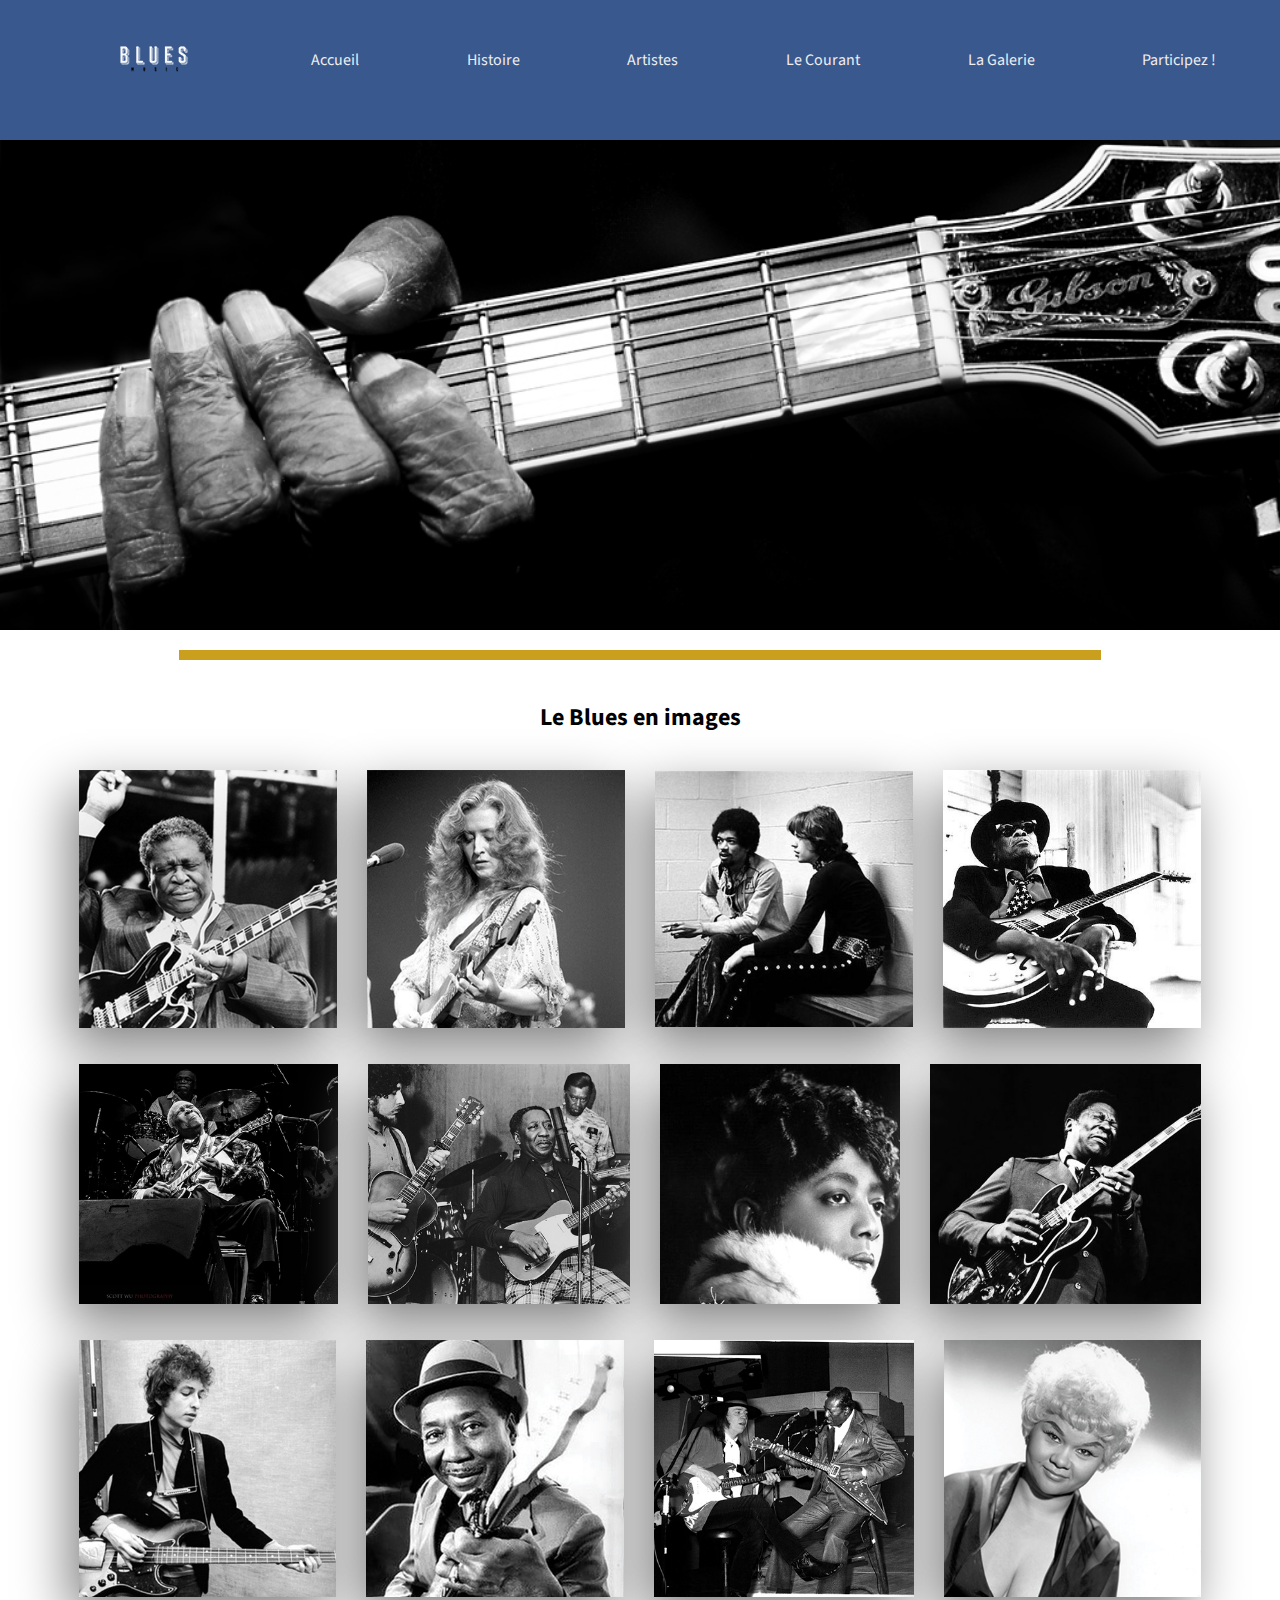
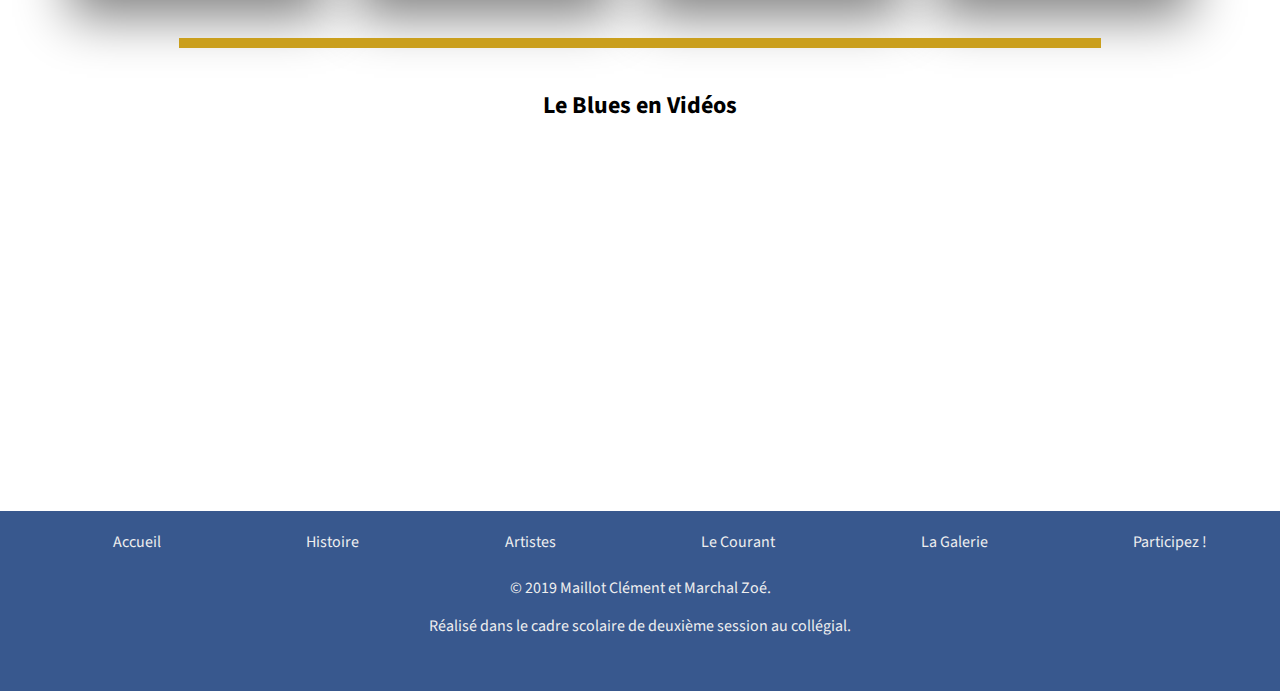
<file: website/EFC_maillotc_marchalz/galerie.html>
<!DOCTYPE html>
<html lang="fr">

<head>
    <meta charset="UTF-8">
    <meta name="viewport" content="width=device-width, initial-scale=1.0">
    <meta http-equiv="X-UA-Compatible" content="ie=edge">
    <link href="https://fonts.googleapis.com/css?family=Source+Sans+Pro&display=swap" rel="stylesheet">
    <link rel="stylesheet" href="css/style.min.css">
    <link rel="icon" type="image/png" sizes="16x16" href="guitare-color.png">
    <script src="js/galerie.js" defer></script>
    <title>Blues Music - Galeries</title>
</head>

<body>
    <header>
        <nav>
            <label class="btn-burger" for="burger">&#9776;</label>
            <input type="checkbox" id="burger">
            <ul class="navigation">
                <li>
                    <a href="index.html" class="btn">
                        <img src="img/blueslogo.png" alt="Logo">
                    </a>
                </li>
                <li><a href="index.html" class="btn-menu">Accueil</a></li>
                <li><a href="histoire.html" class="btn-menu">Histoire</a></li>
                <li><a href="artistes.html" class="btn-menu">Artistes</a></li>
                <li><a href="courant.html" class="btn-menu">Le Courant</a></li>
                <li><a href="galerie.html" class="btn-menu">La Galerie</a></li>
                <li><a href="formulaire.html" class="btn-menu">Participez !</a></li>
            </ul>
        </nav>

    </header>
    <main>
        <section class="style">
            <div class="barre2"></div>
        </section>

        <section>
            <h2> Le Blues en images</h2>
            <article class="galerieContainer">
                <div class="galerieContent">
                    <img src="img/galerie/king2.jpg" alt="Albert King" class="picture media-fluid" id="btn-more">
                </div>

                <div class="galerieContent">
                    <img src="img/galerie/bonnie.jpg" alt="Bonnie" class="picture media-fluid" id="btn-more">
                </div>
                <div class="galerieContent">
                    <img src="img/galerie/hendrix.jpg" alt="Hendrix" class="picture media-fluid" id="btn-more">
                </div>
                <div class="galerieContent">
                    <img src="img/galerie/hooker.jpg" alt="Hooker" class="picture media-fluid" id="btn-more">
                </div>
            </article>
            <article class="galerieContainer">

                <div class="galerieContent">
                    <img src="img/galerie/concert1.jpg" alt="B B King" class="picture media-fluid" id="btn-more">
                </div>
                <div class="galerieContent">
                    <img src="img/galerie/concert2.jpg" alt="Albert King" class="picture media-fluid" id="btn-more">
                </div>
                <div class="galerieContent">
                    <img src="img/galerie/mamieSmith.jpg" alt="Mamie Smith" class="picture media-fluid" id="btn-more">
                </div>
                <div class="galerieContent">
                    <img src="img/galerie/King.jpg" alt="B.B King" class="picture media-fluid" id="btn-more">
                </div>
            </article>
            <article class="galerieContainer">
                <div class="galerieContent">
                    <img src="img/galerie/bobDylan.jpg" alt="Bob dylan" class="picture media-fluid" id="btn-more">
                </div>
                <div class="galerieContent">
                    <img src="img/galerie/muddy.jpg" alt="Muddy Waters" class="picture media-fluid" id="btn-more">
                </div>
                <div class="galerieContent">
                    <img src="img/galerie/AlbertK.jpg" alt="Albert King" class="picture media-fluid" id="btn-more">
                </div>

                <div class="galerieContent">
                    <img src="img/galerie/Ettajames.jpg" alt="Etta James" class="picture media-fluid" id="btn-more">
                </div>
            </article>


        </section>
        <section class="style">
            <div class="barre2"></div>
        </section>
        <section>
            <h2>Le Blues en Vidéos</h2>
            <article class="galerieVideo">
                <div class="videoContain">
                    <div class="Videocontainer">
                        <iframe src="https://www.youtube.com/embed/bSfqNEvykv0" frameborder="0"></iframe>
                    </div>
                </div>
                <div class="videoContain">
                    <div class="Videocontainer">
                        <iframe src="https://www.youtube.com/embed/u9sq3ME0JHQ" frameborder="0"></iframe>
                    </div>
                </div>

                <div class="videoContain">
                    <div class="Videocontainer">
                        <iframe src="https://www.youtube.com/embed/4fk2prKnYnI" frameborder="0"></iframe>
                    </div>
                </div>
            </article>
        </section>
    </main>


    <footer>
        <ul class="navigation">
            <li><a href="index.html" class="btn">Accueil</a></li>
            <li><a href="histoire.html" class="btn">Histoire</a></li>
            <li><a href="artistes.html" class="btn">Artistes</a></li>
            <li><a href="courant.html" class="btn">Le Courant</a></li>
            <li><a href="galerie.html" class="btn">La Galerie</a></li>
            <li><a href="formulaire.html" class="btn">Participez !</a></li>

        </ul>
        <p>
            &copy; 2019 Maillot Clément et Marchal Zoé.
        </p>
        <p>
            Réalisé dans le cadre scolaire de deuxième session au
            collégial.
        </p>

    </footer>
    <!-- Modale -->

    <section class="modale" id="js-modale">
        <div class="modale-window">
            <div class="close-btn">X</div>
            <main>

                <article>
                    <h4 id="js-titre">Titre</h4>

                    <div class="modale-container">
                        <img src="img/galerie/bonnie.jpg" alt="Bonnie" id="js-picture">
                    </div>

                </article>
            </main>
        </div>

    </section>

</body>

</html>
</file>
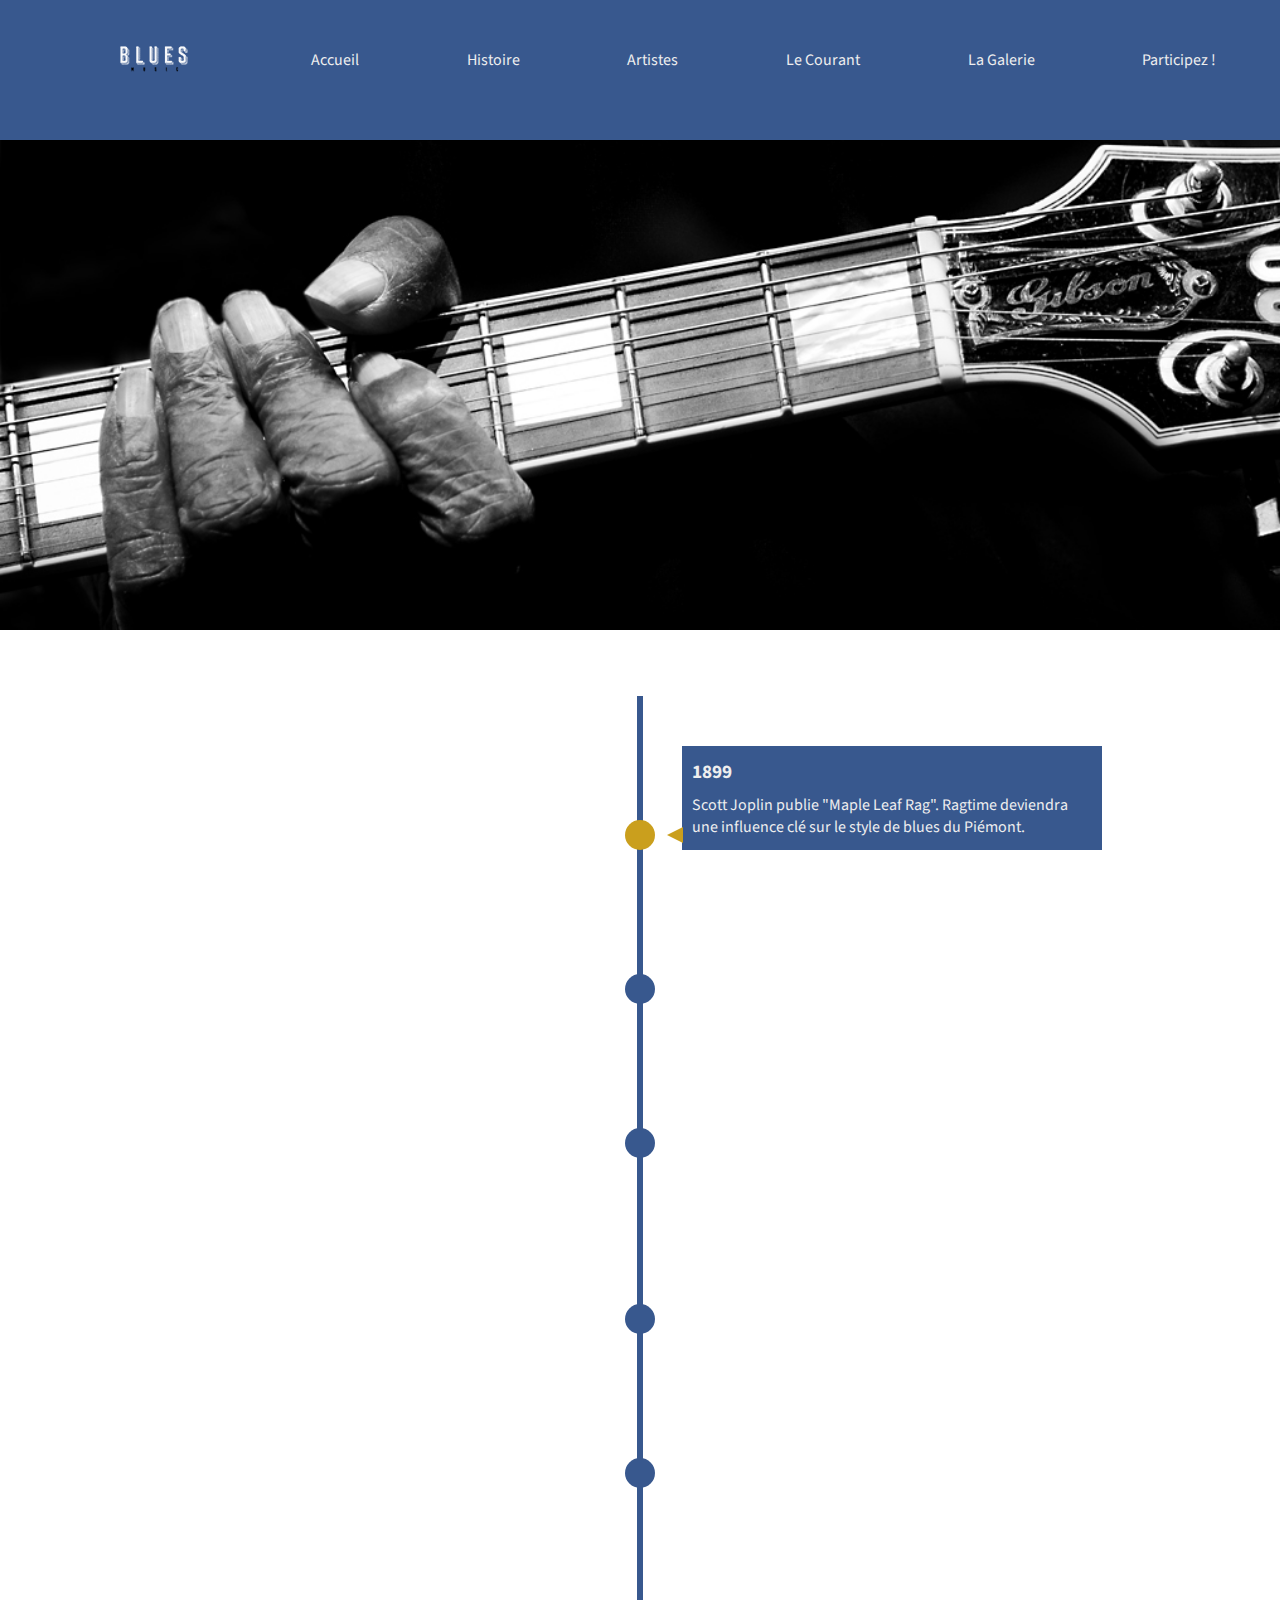
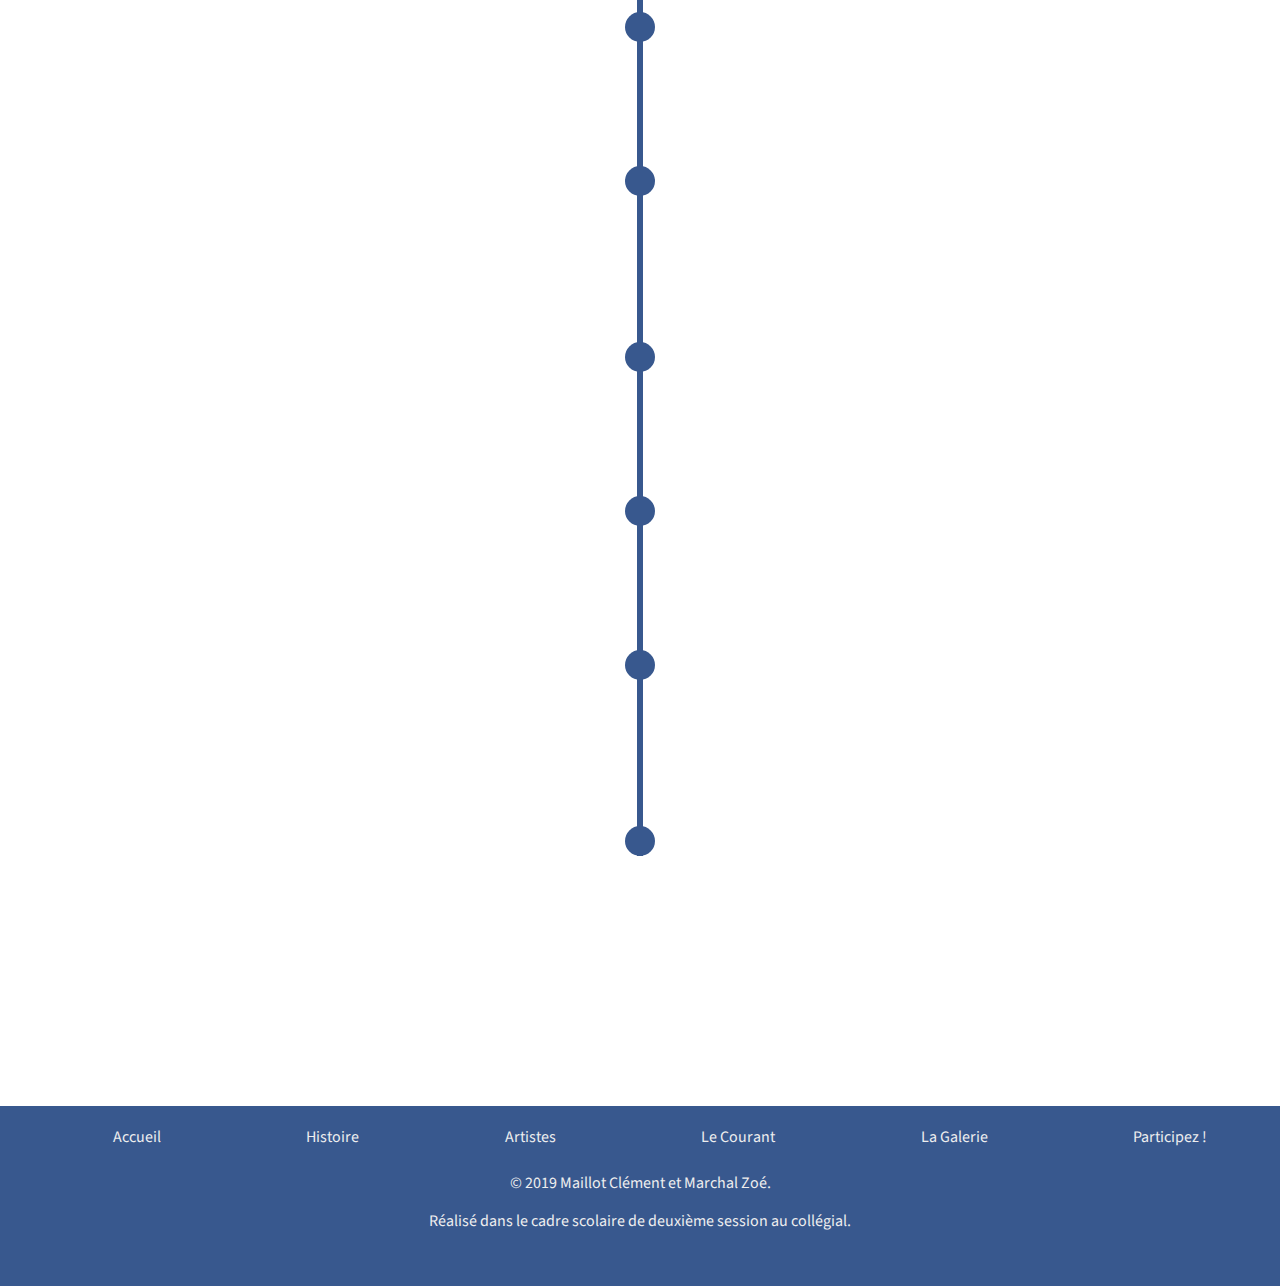
<file: website/EFC_maillotc_marchalz/histoire.html>
<!DOCTYPE html>
<html lang="fr">

<head>
  <meta charset="UTF-8">
  <meta name="viewport" content="width=device-width, initial-scale=1.0">
  <meta http-equiv="X-UA-Compatible" content="ie=edge">
  <link href="https://fonts.googleapis.com/css?family=Source+Sans+Pro&display=swap" rel="stylesheet">
  <link rel="stylesheet" href="css/style.min.css">
  <link rel="icon" type="image/png" sizes="16x16" href="guitare-color.png">
  <script src="js/histoire.js" defer></script>
  <title>Blues Music - Histoire</title>
</head>

<body>
  <header>
    <nav>
      <label class="btn-burger" for="burger">&#9776;</label>
      <input type="checkbox" id="burger">
      <ul class="navigation">
        <a href="index.html" class="btn">
          <img src="img/blueslogo.png" alt="Logo">
        </a>
        <li><a href="index.html" class="btn-menu">Accueil</a></li>
        <li><a href="histoire.html" class="btn-menu">Histoire</a></li>
        <li><a href="artistes.html" class="btn-menu">Artistes</a></li>
        <li><a href="courant.html" class="btn-menu">Le Courant</a></li>
        <li><a href="galerie.html" class="btn-menu">La Galerie</a></li>
        <li><a href="formulaire.html" class="btn-menu">Participez !</a></li>
      </ul>
    </nav>
  </header>
  <main>
    <section class="timeline">
      <ul>
        <li>
          <div>
            <time>1899</time> Scott Joplin publie "Maple Leaf Rag". Ragtime deviendra une influence clé sur le style
            de blues du Piémont.
          </div>
        </li>
        <li>
          <div>
            <time>1912</time>Les premières chansons de blues, y compris "Memphis Blues" de WC Handy, sont publiées
            sous forme de partition.
          </div>
        </li>
        <li>
          <div>
            <time>1920</time> Le premier disque blues afro-américain à être commercialisé fut celui d'une femme, Mamie
            Smith.
          </div>
        </li>
        <li>
          <div>
            <time>1925</time> Blind Lemon Jefferson est enregistré pour la première fois. Il deviendra la figure
            dominante du blues de la fin des années 1920 et la première star du blues folk.
          </div>
        </li>
        <li>
          <div>
            <time>Novembre 1936</time> Le légendaire bluesman de Delta, Robert Johnson, commence sa courte carrière
            d’enregistrement.
          </div>
        </li>
        <li>
          <div>
            <time>1949</time> Jerry Wexler, rédacteur au magazine Billboard , substitue le terme "rhythm and blues"
            aux anciens disques "de course".
          </div>
        </li>
        <li>
          <div>
            <time>1952</time> BB King a son premier hit majeur de rythmes et de blues avec une version de "Three
            O'Clock Blues".
          </div>
        </li>

        <li>
          <div>
            <time>1954</time> Elvis Presley fait ses débuts d'enregistrement sur Sun Records avec une version d'Arthur
            "Big Boy" de Crudup, "That's All Right".
          </div>
        </li>
        <li>
          <div>
            <time>3 juillet 1960</time> Muddy Waters se produit au Newport Jazz Festival avec un immense succès.
          </div>
        </li>
        <li>
          <div>
            <time>1964</time>La première tournée américaine des Rolling Stones marque l’invasion des groupes
            britanniques de blues rock.
          </div>
        </li>
        <li>
          <div>
            <time>1990</time>La sortie par Columbia de l'intégralité des enregistrements de Robert Johnson sur CD
            passe à l'or, vendant 400 000 albums en six mois.
          </div>
        </li>

      </ul>
    </section>
  </main>
  <footer>
    <ul class="navigation">
      <li><a href="index.html" class="btn">Accueil</a></li>
      <li><a href="histoire.html" class="btn">Histoire</a></li>
      <li><a href="artistes.html" class="btn">Artistes</a></li>
      <li><a href="courant.html" class="btn">Le Courant</a></li>
      <li><a href="galerie.html" class="btn">La Galerie</a></li>
      <li><a href="formulaire.html" class="btn">Participez !</a></li>
    </ul>
    <p>
      &copy; 2019 Maillot Clément et Marchal Zoé.
    </p>
    <p>
      Réalisé dans le cadre scolaire de deuxième session au
      collégial.
    </p>
  </footer>
</body>

</html>
</file>
<file: conception/TP2_MaillotC/style/main.css>
body {
    background-color: darksalmon;
    margin: 0;
    padding: 0;
    overflow: hidden;
    display: flex;
    align-content: center;
    width: 100vw;
    height: 100vh;
}


/* Afin de lancer le chargement des polices par le JS, il faut les utiliser dans le CSS*/
</file>
<file: website/EFC_maillotc_marchalz/css/style.min.css>
body{margin:0;padding:0;font-family:'Source Sans Pro', sans-serif}main{width:90%;height:auto;text-decoration:none;padding:0;margin:0 auto}label{display:none}#burger{display:none}header{background-image:url(../img/background.png);background-size:cover;height:70vh;background-color:#38588e}.background{position:absolute;right:25%;top:45vh;color:#ca9f1d;z-index:10;font-size:7em}.navigation a:hover{background-color:#ca9f1d}.accueil{height:80vh}.ul{width:auto;display:-webkit-box;display:-ms-flexbox;display:flex;-ms-flex-wrap:wrap;flex-wrap:wrap;height:15vh;-webkit-box-orient:horizontal;-webkit-box-direction:normal;-ms-flex-direction:row;flex-direction:row}.navigation{width:auto;display:-webkit-box;display:-ms-flexbox;display:flex;-ms-flex-wrap:wrap;flex-wrap:wrap;list-style:none;-ms-flex-pack:distribute;justify-content:space-around}nav{background-color:#38588e;padding:10px}.btn{display:block;text-decoration:none;color:#eee;padding:8px}.btn-menu{display:block;text-decoration:none;color:#eee;padding:8px;margin-top:15px}a{margin-bottom:10px}h2{text-align:center}.img{position:relative}.text_image{margin-bottom:12px}#coupscoeur{width:15%;height:auto;text-decoration:none;padding:8px;margin:0 auto;-webkit-box-pack:center;-ms-flex-pack:center;justify-content:center;text-align:right;position:absolute;background:black;opacity:0;top:90vh;margin-right:8px;margin-left:70px;-webkit-transition:opacity ease-in 300ms;transition:opacity ease-in 300ms;color:#ca9f1d;z-index:10}.galerieArticle:hover #coupscoeur{opacity:0.8}.galerieArticle:hover{cursor:pointer}.galerieArticle:hover img{-webkit-filter:blur(3px);filter:blur(3px);-webkit-transition:.3s ease-in-out;transition:.3s ease-in-out}.galerieArticle{display:block;-webkit-box-pack:center;-ms-flex-pack:center;justify-content:center;padding:5px}.galerieArticle img{-webkit-filter:blur(0);filter:blur(0);-webkit-box-shadow:-10px 20px #ca9f1d;box-shadow:-10px 20px #ca9f1d}.galerieAccueil{width:90%;height:auto;text-decoration:none;padding:50px;margin:0 auto;width:auto;display:-webkit-box;display:-ms-flexbox;display:flex;-ms-flex-wrap:wrap;flex-wrap:wrap;margin-bottom:50px;margin-top:50px;-webkit-box-pack:justify;-ms-flex-pack:justify;justify-content:space-between}.bouton{width:90%;height:auto;text-decoration:none;padding:5px;margin:auto 35%;text-decoration:none;color:#38588e;background-color:#eee;-webkit-box-pack:center;-ms-flex-pack:center;justify-content:center}.bouton:hover{background-color:#ca9f1d;color:#eee;background-color:#ca9f1d}article{display:block;-webkit-box-pack:center;-ms-flex-pack:center;justify-content:center;-webkit-box-align:center;-ms-flex-align:center;align-items:center}.barre{width:80%;height:10px;text-decoration:none;padding:0;margin:0 10%;-webkit-box-pack:center;-ms-flex-pack:center;justify-content:center;-webkit-box-align:center;-ms-flex-align:center;align-items:center;background-color:#38588e;margin-top:20px}.infosAccueil{width:auto;display:-webkit-box;display:-ms-flexbox;display:flex;-ms-flex-wrap:wrap;flex-wrap:wrap;width:auto;height:auto;text-decoration:none;padding:5px;margin:0 auto;-webkit-box-pack:justify;-ms-flex-pack:justify;justify-content:space-between}.articleAccueil{width:30%;height:auto;text-decoration:none;padding:6px;margin:0}.titres{color:#ca9f1d}.date-choix{width:auto;display:-webkit-box;display:-ms-flexbox;display:flex;-ms-flex-wrap:wrap;flex-wrap:wrap;-webkit-box-pack:justify;-ms-flex-pack:justify;justify-content:space-between}.btn-origine{display:block;text-decoration:none;color:#ca9f1d;padding:8px}.btn-origine:hover{background-color:#ca9f1d;color:#eee;border-radius:5%}.contenu{-webkit-box-pack:justify;-ms-flex-pack:justify;justify-content:space-between;position:relative;margin:0 auto}.contenu .move-right{-webkit-transform:translateX(-30%);transform:translateX(-30%);-webkit-transition:transform 2s ease-in}.contenu .move-left{-webkit-transform:translateX(0);transform:translateX(0);-webkit-transition:transform 2s ease-in}.timeline ul{padding:50px 0}.timeline ul li{list-style-type:none;position:relative;width:6px;margin:0 auto;padding-top:50px;background:#38588e}.timeline ul li::after{content:'';position:absolute;left:50%;bottom:0;-webkit-transform:translateX(-50%);transform:translateX(-50%);width:30px;height:30px;border-radius:50%;background:inherit}.timeline ul li div{position:relative;bottom:0;width:400px;padding:12px 10px;background:#38588e;color:#eee}.timeline ul li div::before{content:'';position:absolute;bottom:7px;width:0;height:0;border-style:solid}.timeline ul li:nth-child(odd) div{left:45px}.timeline ul li:nth-child(odd) div::before{left:-15px;border-width:8px 16px 8px 0;border-color:transparent #ca9f1d transparent transparent}.timeline ul li:nth-child(even) div{left:-439px}.timeline ul li:nth-child(even) div::before{right:-15px;border-width:8px 0 8px 16px;border-color:transparent transparent transparent #ca9f1d}time{display:block;font-size:1.2rem;font-weight:bold;margin-bottom:8px}.timeline ul li::after{-webkit-transition:background .5s ease-in-out;transition:background .5s ease-in-out}.timeline ul li.in-view::after{background:#ca9f1d}.timeline ul li div{visibility:none;opacity:0;-webkit-transition:all .5s ease-in-out;transition:all .5s ease-in-out}.timeline ul li:nth-child(odd) div{-webkit-transform:translate3d(200px, 0, 0);transform:translate3d(200px, 0, 0)}.timeline ul li:nth-child(even) div{-webkit-transform:translate3d(-200px, 0, 0);transform:translate3d(-200px, 0, 0);-webkit-transform:rotate(-90deg);transform:rotate(-90deg)}.timeline ul li.in-view div{-webkit-transform:none;transform:none;visibility:visible;opacity:1}.categories{width:auto;display:-webkit-box;display:-ms-flexbox;display:flex;-ms-flex-wrap:wrap;flex-wrap:wrap;height:50vh;padding-top:100px;-ms-flex-pack:distribute;justify-content:space-around}#part1,#part3{padding-top:25px;padding-bottom:75px;margin-top:10px}#part2,#part4{padding-top:25px;padding-bottom:75px;margin-top:100px;background-color:#38588e;color:#eee}.chanteur{display:block;position:relative;-webkit-box-pack:center;-ms-flex-pack:center;justify-content:center;margin:0 auto}.chanteur h3{justify-items:center}.chanteur img{-webkit-filter:blur(0);filter:blur(0);-webkit-box-shadow:-10px 20px #ca9f1d;box-shadow:-10px 20px #ca9f1d}.chanteur:hover{cursor:pointer}.chanteur:hover img{-webkit-filter:blur(3px);filter:blur(3px);-webkit-transition:.3s ease-in-out;transition:.3s ease-in-out}.chanteur:hover p{opacity:0.8}.media-fluid{width:100%;height:auto;text-decoration:none;padding:0;margin:0}#bio{width:100%;height:auto;text-decoration:none;padding:10px;margin:0;-webkit-box-pack:center;-ms-flex-pack:center;justify-content:center;text-align:right;position:absolute;background:black;opacity:0;top:60px;right:0px;-webkit-transition:opacity ease-in 300ms;transition:opacity ease-in 300ms;color:#ca9f1d;z-index:10}.chanteur:hover #bio{opacity:0.8}.lien:hover{background-color:#ca9f1d}.fa-star{color:gray;cursor:pointer;padding:0.0625rem}.fa-star.gold{color:#ffdc0f}.rating{width:auto;display:-webkit-box;display:-ms-flexbox;display:flex;-ms-flex-wrap:wrap;flex-wrap:wrap;margin-top:20px;-webkit-box-orient:vertical;-webkit-box-direction:normal;-ms-flex-direction:column;flex-direction:column;-webkit-box-align:center;-ms-flex-align:center;align-items:center}.stars{display:-webkit-inline-box;display:-ms-inline-flexbox;display:inline-flex;-webkit-box-pack:center;-ms-flex-pack:center;justify-content:center;font-size:3em}.stars:hover .fa-star{color:#ffdc0f}.stars .fa-star:hover ~ .fa-star{color:gray}.etoiles{width:100%;height:auto;text-decoration:none;padding:0;margin:auto;width:auto;display:-webkit-box;display:-ms-flexbox;display:flex;-ms-flex-wrap:wrap;flex-wrap:wrap;margin-top:20px;margin-left:auto;margin-right:auto;-webkit-box-orient:horizontal;-webkit-box-direction:normal;-ms-flex-direction:row;flex-direction:row;background-color:#000;text-align:center;-webkit-box-pack:justify;-ms-flex-pack:justify;justify-content:space-between;z-index:20}.etoile:hover{cursor:pointer}.etoile{padding:12px;color:#eee;z-index:20}.colorer{padding:12px;color:#000;background-color:yellow}.liste{margin:50px}#js-courant{display:block}.liste{display:block}.box{padding:5px;list-style:none;-webkit-box-pack:center;-ms-flex-pack:center;justify-content:center;-webkit-box-align:center;-ms-flex-align:center;align-items:center}.box h3{margin:0 auto}.imgCourant{width:50%;height:auto;text-decoration:none;padding:0;margin:0;width:auto;display:-webkit-box;display:-ms-flexbox;display:flex;-ms-flex-wrap:wrap;flex-wrap:wrap;margin-right:10px}.textCourant{margin:100px 20px}.courantContent{margin:25px auto;display:-webkit-box;display:-ms-flexbox;display:flex}.galerieContainer{display:-webkit-box;display:-ms-flexbox;display:flex;-webkit-box-orient:horizontal;-webkit-box-direction:normal;-ms-flex-direction:row;flex-direction:row;-ms-flex-pack:distribute;justify-content:space-around;padding:5 10px}.galerieContent{display:block;margin:15px}.galerieContent img{-webkit-box-shadow:-10px 20px 50px grey;box-shadow:-10px 20px 50px grey;cursor:pointer}.js-titre{text-align:center;margin-bottom:20px}.style{width:auto;display:-webkit-box;display:-ms-flexbox;display:flex;-ms-flex-wrap:wrap;flex-wrap:wrap;-ms-flex-pack:distribute;justify-content:space-around}.barre2{width:80%;height:10px;text-decoration:none;padding:0;margin:0 10%;-webkit-box-pack:center;-ms-flex-pack:center;justify-content:center;-webkit-box-align:center;-ms-flex-align:center;align-items:center;background-color:#ca9f1d;margin-top:20px;margin-bottom:20px}.galerieVideo{display:-webkit-box;display:-ms-flexbox;display:flex}.galerieVideo .videoContain{margin:12px 20px 0 12px}.modale{width:100%;height:100vh;background-color:rgba(51,51,51,0.664);display:-webkit-box;display:-ms-flexbox;display:flex;-webkit-box-pack:center;-ms-flex-pack:center;justify-content:center;-webkit-box-align:center;-ms-flex-align:center;align-items:center;position:fixed;top:0;left:0;display:none}.modale-window{width:50%;background-color:#fff;border-radius:10px}.modale main{background-color:#fff}.modale-container{width:100%;height:500px;text-decoration:none;padding:0;margin:0;width:100%;height:70vh;width:auto;display:-webkit-box;display:-ms-flexbox;display:flex;-ms-flex-wrap:wrap;flex-wrap:wrap;-webkit-box-pack:center;-ms-flex-pack:center;justify-content:center;-webkit-box-align:center;-ms-flex-align:center;align-items:center;margin-bottom:80px}.modale-container img{width:80%;height:auto}.modale h3{display:block;-webkit-box-flex:1;-ms-flex-positive:1;flex-grow:1}.close-btn{font-size:2em;-webkit-user-select:none;-moz-user-select:none;-ms-user-select:none;user-select:none;cursor:pointer;margin-left:95%;margin-top:10px}.close-btn:hover{-webkit-transform:scale(1.2);transform:scale(1.2)}.modale header{border-radius:5px 5px 0 0}.formulaire{width:50%;height:auto;text-decoration:none;padding:0;margin:0 auto}.participation{margin-top:5%;margin-bottom:5%;display:block;-webkit-box-pack:center;-ms-flex-pack:center;justify-content:center}.participation h2{color:#38588e}.instructions{width:auto;display:-webkit-box;display:-ms-flexbox;display:flex;-ms-flex-wrap:wrap;flex-wrap:wrap;-webkit-box-orient:vertical;-webkit-box-direction:normal;-ms-flex-direction:column;flex-direction:column}.instructions h3{color:#ca9f1d;text-align:center}.instructions .pourquoi{width:50%;height:auto;text-decoration:none;padding:0;margin:0 auto}.ecoutez{width:50%;height:auto;text-decoration:none;padding:0;margin:0 auto;display:block;text-align:center}.inscription h2{color:#ca9f1d}.inscription fieldset{border-radius:5px}.inscription ul{list-style:none;padding:0}.inscription li{padding:0.8em}.inscription label{width:100%;display:block;margin-bottom:5px}.inscription input,.inscription select,.inscription button{width:100%;height:auto;text-decoration:none;padding:.8em;margin:0;-webkit-box-sizing:border-box;box-sizing:border-box;font-size:16px}.inscription button{background-color:#38588e;color:#eee;border:1px solid #ccc;cursor:pointer}.inscription button:hover{background-color:#ca9f1d;color:#222}.inscription #js-erreur{padding:1em;background-color:#ef2c09;color:#eee;border-radius:5px;display:none}.validation{display:none;margin-top:8px;border-radius:5px;border:1px solid black}.validation h2{border-bottom:1px solid black;margin:0 auto}.validation p{margin:0;padding:50px 0;background-color:#008000;color:#eee;text-align:center;font-size:2em}footer{margin-top:200px;height:20vh;color:#eee;background-color:#38588e}footer ul{padding-top:12px;width:auto;display:-webkit-box;display:-ms-flexbox;display:flex;-ms-flex-wrap:wrap;flex-wrap:wrap;-webkit-box-pack:center;-ms-flex-pack:center;justify-content:center;-webkit-box-align:center;-ms-flex-align:center;align-items:center}footer ul .btn{margin:0 50px 0 50px}footer p{text-align:center}@media screen and (max-width: 900px){.timeline ul li div{width:250px}.timeline ul li:nth-child(even) div{left:-289px}}@media screen and (max-width: 800px){main{width:auto;height:auto;text-decoration:none;padding:0;margin:0 auto;margin:0 auto}.navigation{-webkit-box-orient:vertical;-webkit-box-direction:normal;-ms-flex-direction:column;flex-direction:column;display:none}.navigation a{display:block;padding:12px}.menu a:hover{background-color:#ca9f1d;color:#eee}.btn-burger{position:absolute;right:10px;top:3px;font-size:1.5em;-webkit-user-select:none;-moz-user-select:none;-ms-user-select:none;user-select:none;cursor:pointer;display:block;position:absolute;right:15px;top:32px;color:#ca9f1d}#burger:checked ~ .navigation{display:block}header{background-position:10%;background-size:cover}.accueil{height:auto}.galerieAccueil{display:block}.infosAccueil{display:block;margin:0 auto}.articleAccueil{width:90%;height:auto;text-decoration:none;padding:0;margin:5px}.text_image{margin-bottom:20px}#coupscoeur{width:50%;height:auto;text-decoration:none;padding:2px;margin:0;position:initial;opacity:1;width:90%;margin-top:20px;background-color:white;color:black;text-align:justify}.galerieArticle:hover #coupscoeur{opacity:1}.galerieArticle:hover img{-webkit-filter:blur(0)}.bouton{margin:0 auto}.timeline ul li{margin-left:20px}.timeline ul li div{width:calc(100vw - 91px)}.timeline ul li:nth-child(even) div{left:45px}.timeline ul li:nth-child(even) div::before{left:-15px;border-width:8px 16px 8px 0;border-color:transparent #ca9f1d transparent transparent}.liste{margin:0 12px;padding:0}.box{display:block;padding:0}.box h3{margin:0 auto}.imgCourant{width:100%;height:auto;text-decoration:none;padding:0;margin:0 auto;margin-right:0}.textCourant{margin:20px 0 45px 0}.courantContent{display:block}body{height:auto}#part1,#part2,#part3,#part4{height:2800px}.categories{width:auto;display:-webkit-box;display:-ms-flexbox;display:flex;-ms-flex-wrap:wrap;flex-wrap:wrap;-ms-flex-pack:distribute;justify-content:space-around;-webkit-box-orient:horizontal;-webkit-box-direction:normal;-ms-flex-direction:row;flex-direction:row}.chanteur{width:auto;height:auto;text-decoration:none;padding:5px;margin:5px;display:-webkit-box;display:-ms-flexbox;display:flex;-webkit-box-orient:vertical;-webkit-box-direction:normal;-ms-flex-direction:column;flex-direction:column;-ms-flex-pack:distribute;justify-content:space-around;margin-bottom:20px}.galerieContainer{display:block}.close-btn{margin-left:85%}.modale-window{height:500px;width:90%}#js-titre{margin-left:12px;margin-top:0}#js-picture{height:auto;padding:0;margin:0;width:100%}.modale-container{width:100%;height:80px;text-decoration:none;padding:0;margin:0}.galerieVideo{display:block}.videoContain{width:90%;margin:0 auto;padding:12px 0}.videoContain .Videocontainer{width:90%;margin:0 auto}.formulaire{width:80%}.instructions{-webkit-box-pack:center;-ms-flex-pack:center;justify-content:center}.instructions .pourquoi{width:80%;-webkit-box-pack:center;-ms-flex-pack:center;justify-content:center;-webkit-box-align:center;-ms-flex-align:center;align-items:center}footer{height:auto;display:block;text-align:center}footer p{margin:8px 12px 0 12px;padding-bottom:8px;background-color:#38588e}footer .navigation{display:block;padding:0}footer .navigation a{text-align:center}}
/*# sourceMappingURL=style.min.css.map */
</file>
